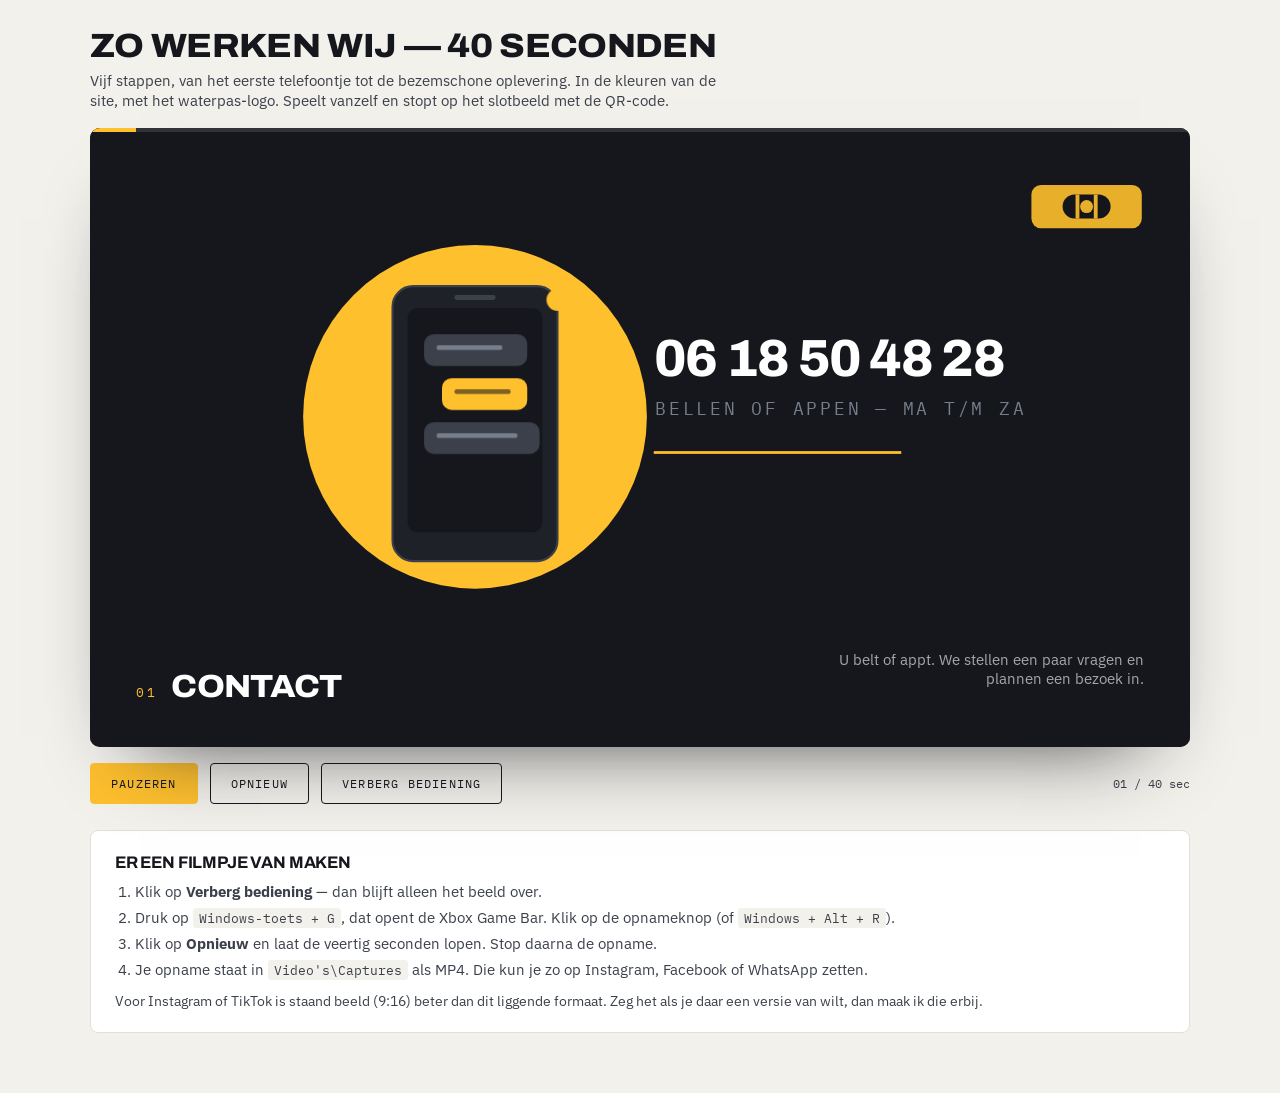
<file: animatie.html>
<!DOCTYPE html>
<html lang="nl">
<head>
<meta charset="utf-8">
<meta name="viewport" content="width=device-width, initial-scale=1">
<title>Zo werken wij — animatie | Klus Dienst</title>
<meta name="robots" content="noindex">
<link rel="preconnect" href="https://fonts.googleapis.com">
<link rel="preconnect" href="https://fonts.gstatic.com" crossorigin>
<link href="https://fonts.googleapis.com/css2?family=Archivo:wdth,wght@100..125,400..900&family=IBM+Plex+Mono:wght@400;500;600&family=IBM+Plex+Sans:wght@400;500&display=swap" rel="stylesheet">
<link rel="icon" href="data:image/svg+xml,<svg xmlns='http://www.w3.org/2000/svg' viewBox='0 0 48 48'><rect width='48' height='48' rx='10' fill='%2315171C'/><rect x='7' y='20' width='34' height='9' rx='4.5' fill='%23FFC02E'/><circle cx='24' cy='24.5' r='2.7' fill='%2315171C'/></svg>">
<style>
  :root{
    --ink:#15171C; --ink-2:#1E2128; --graphite:#3B404B; --mist:#767D8B;
    --gips:#E9E7E1; --gips-2:#F3F1EC; --tape:#FFC02E; --tape-2:#E8A400;
    --display:"Archivo",Arial,sans-serif;
    --body:"IBM Plex Sans",system-ui,sans-serif;
    --mono:"IBM Plex Mono",monospace;
  }
  *,*::before,*::after{box-sizing:border-box}
  body{
    margin:0;background:var(--gips-2);color:var(--ink);
    font-family:var(--body);display:grid;place-items:center;min-height:100vh;
    padding:28px 20px 60px;
  }
  .kop{width:min(100%,1100px);margin-bottom:18px}
  .kop h1{
    font-family:var(--display);font-weight:800;text-transform:uppercase;
    font-variation-settings:"wdth" 110;letter-spacing:-.02em;
    font-size:clamp(1.4rem,3vw,2.1rem);margin:0 0 6px;
  }
  .kop p{margin:0;color:var(--graphite);font-size:.95rem;max-width:70ch}

  /* ---------- het speelvlak ---------- */
  .film{
    width:min(100%,1100px);aspect-ratio:16/9;position:relative;overflow:hidden;
    background:var(--ink);border-radius:10px;
    box-shadow:0 40px 80px -50px rgba(21,23,28,.9);
  }
  .film.pauze *{animation-play-state:paused!important}

  .scene{position:absolute;inset:0;opacity:0;transition:opacity .5s ease}
  .scene.is-active{opacity:1}
  .scene svg{position:absolute;inset:0;width:100%;height:100%}

  /* stapnummer en titel onderin */
  .balk{
    position:absolute;left:0;right:0;bottom:0;padding:0 4.2% 4%;
    display:flex;align-items:flex-end;justify-content:space-between;gap:20px;z-index:5;
  }
  .balk__tekst{display:flex;align-items:baseline;gap:14px}
  .balk__nr{
    font-family:var(--mono);font-size:clamp(10px,1.1vw,13px);letter-spacing:.2em;color:var(--tape);
  }
  .balk__titel{
    font-family:var(--display);font-weight:800;text-transform:uppercase;
    font-variation-settings:"wdth" 108;letter-spacing:-.02em;color:#fff;
    font-size:clamp(1.1rem,2.6vw,2rem);line-height:1;
  }
  .balk__sub{
    font-family:var(--body);font-size:clamp(11px,1.2vw,15px);color:rgba(255,255,255,.62);
    max-width:34ch;text-align:right;
  }
  .balk__tekst,.balk__sub{opacity:0;transform:translateY(10px);transition:opacity .45s ease .15s,transform .45s ease .15s}
  .scene.is-active .balk__tekst,.scene.is-active .balk__sub{opacity:1;transform:none}

  /* voortgangsstreep */
  .voortgang{position:absolute;left:0;right:0;top:0;height:4px;background:rgba(255,255,255,.12);z-index:6}
  .voortgang span{display:block;height:100%;width:0;background:var(--tape)}

  /* logo-watermerk rechtsboven */
  .merk{position:absolute;top:3.4%;right:4.2%;width:clamp(74px,9vw,116px);z-index:6;opacity:.9}
  .merk svg{width:100%;height:auto;display:block}

  /* ---------- bediening ---------- */
  .bediening{
    width:min(100%,1100px);margin-top:16px;display:flex;flex-wrap:wrap;
    align-items:center;gap:12px;
  }
  .knop{
    font-family:var(--mono);font-size:12px;letter-spacing:.1em;text-transform:uppercase;
    padding:12px 20px;border-radius:4px;border:1px solid var(--ink);background:transparent;
    color:var(--ink);cursor:pointer;transition:background .2s,color .2s;
  }
  .knop:hover{background:var(--ink);color:#fff}
  .knop--vol{background:var(--tape);border-color:var(--tape)}
  .knop--vol:hover{background:var(--ink);border-color:var(--ink)}
  .klok{font-family:var(--mono);font-size:12px;color:var(--graphite);margin-left:auto}

  .uitleg{
    width:min(100%,1100px);margin-top:26px;background:#fff;border:1px solid #E2DFD8;
    border-radius:8px;padding:22px 24px;
  }
  .uitleg h2{font-family:var(--display);font-size:1.05rem;margin:0 0 10px;text-transform:uppercase;letter-spacing:-.01em}
  .uitleg ol{margin:0;padding-left:20px;color:var(--graphite);font-size:.93rem}
  .uitleg li{margin-bottom:7px}
  .uitleg code{font-family:var(--mono);font-size:.85em;background:var(--gips-2);padding:2px 6px;border-radius:3px}

  /* ===================== animaties per scene ===================== */
  @keyframes tekenLijn{to{stroke-dashoffset:0}}
  @keyframes opkomen{from{opacity:0;transform:translateY(26px)}to{opacity:1;transform:none}}
  @keyframes zakken{from{opacity:0;transform:translateY(-30px)}to{opacity:1;transform:none}}
  @keyframes puls{0%,100%{transform:scale(1);opacity:1}50%{transform:scale(1.5);opacity:.35}}
  @keyframes veegRechts{from{transform:translateX(-102%)}to{transform:translateX(0)}}
  @keyframes schuifIn{from{transform:translateX(120%)}to{transform:translateX(0)}}
  @keyframes gloei{from{opacity:0}to{opacity:1}}
  @keyframes bel{0%{transform:translateX(-9px)}55%{transform:translateX(7px)}100%{transform:translateX(0)}}
  @keyframes veegBezem{from{transform:translateX(-360px) rotate(-9deg)}to{transform:translateX(1400px) rotate(9deg)}}
  @keyframes stofWeg{0%{opacity:.55}100%{opacity:0;transform:translate(40px,-16px) scale(1.4)}}
  @keyframes tik{from{transform:scaleY(0)}to{transform:scaleY(1)}}

  .scene.is-active .lijn{stroke-dasharray:var(--len,600);stroke-dashoffset:var(--len,600);animation:tekenLijn 1.1s ease forwards}
  .scene.is-active .op{opacity:0;animation:opkomen .7s ease forwards}
  .scene.is-active .neer{opacity:0;animation:zakken .7s ease forwards}
  .scene.is-active .glow{opacity:0;animation:gloei .8s ease forwards}
  .d1{animation-delay:.25s!important}.d2{animation-delay:.7s!important}.d3{animation-delay:1.2s!important}
  .d4{animation-delay:1.8s!important}.d5{animation-delay:2.4s!important}.d6{animation-delay:3s!important}
  .d7{animation-delay:3.6s!important}.d8{animation-delay:4.4s!important}
  .d9{animation-delay:5.2s!important}


  /* Elementen met een eigen animatie in de tag: die overschrijft de animatie
     uit de klasse hierboven, dus regelen we hun zichtbaarheid apart. */
  /* Insluitmodus: alleen het beeld, voor het blokje op de startpagina.
     Aanzetten met animatie.html?insluiten=1 */
  body.insluiten{padding:0;background:transparent;min-height:0;display:block;overflow:hidden}
  body.insluiten .kop,body.insluiten .bediening,body.insluiten .uitleg{display:none}
  body.insluiten .film{
    width:100%;height:100vh;max-width:none;aspect-ratio:auto;
    border-radius:0;box-shadow:none;
  }

  .zelf{opacity:0}
  .scene.is-active .zelf{opacity:1}
</style>
</head>
<body>

<div class="kop">
  <h1>Zo werken wij — 40 seconden</h1>
  <p>Vijf stappen, van het eerste telefoontje tot de bezemschone oplevering. In de kleuren van de site, met het waterpas-logo. Speelt vanzelf en stopt op het slotbeeld met de QR-code.</p>
</div>

<div class="film" data-film>
  <div class="voortgang"><span data-voortgang></span></div>

  <div class="merk" aria-hidden="true">
    <svg viewBox="0 0 48 48"><rect x="1" y="15" width="46" height="18" rx="4" fill="#FFC02E"/><rect x="14" y="19" width="20" height="10" rx="5" fill="#15171C"/><rect x="19.4" y="19" width="1.6" height="10" fill="#FFC02E"/><rect x="27" y="19" width="1.6" height="10" fill="#FFC02E"/><circle cx="24" cy="24" r="2.7" fill="#FFC02E"/></svg>
  </div>

  <!-- ============ 01 · CONTACT ============ -->
  <section class="scene" data-scene="0">
    <svg viewBox="0 0 1600 900" preserveAspectRatio="xMidYMid slice" aria-hidden="true">
      <rect width="1600" height="900" fill="#15171C"/>
      <circle class="glow d1" cx="560" cy="420" r="250" fill="#FFC02E" opacity=".07"/>
      <!-- telefoon -->
      <g class="op d1">
        <rect x="440" y="230" width="240" height="400" rx="30" fill="#1E2128" stroke="#3B404B" stroke-width="3"/>
        <rect x="462" y="262" width="196" height="326" rx="14" fill="#15171C"/>
        <rect x="530" y="243" width="60" height="7" rx="3.5" fill="#3B404B"/>
      </g>
      <!-- gesprekbubbels -->
      <g class="op d3">
        <rect x="486" y="300" width="150" height="46" rx="14" fill="#3B404B"/>
        <rect x="504" y="316" width="96" height="7" rx="3.5" fill="#767D8B"/>
      </g>
      <g class="op d4">
        <rect x="512" y="364" width="124" height="46" rx="14" fill="#FFC02E"/>
        <rect x="530" y="380" width="82" height="7" rx="3.5" fill="#15171C" opacity=".55"/>
      </g>
      <g class="op d5">
        <rect x="486" y="428" width="168" height="46" rx="14" fill="#3B404B"/>
        <rect x="504" y="444" width="118" height="7" rx="3.5" fill="#767D8B"/>
      </g>
      <!-- belsignaal -->
      <circle class="zelf" cx="680" cy="250" r="16" fill="#FFC02E" style="animation:puls 1.6s ease-in-out .8s infinite"/>
      <!-- tekst rechts -->
      <g class="neer d4">
        <text x="820" y="360" fill="#FFFFFF" font-family="Archivo,Arial" font-size="76" font-weight="800" letter-spacing="-2">06 18 50 48 28</text>
        <text x="822" y="418" fill="#767D8B" font-family="IBM Plex Mono,monospace" font-size="26" letter-spacing="4">BELLEN OF APPEN — MA T/M ZA</text>
      </g>
      <rect class="op d6" x="820" y="470" width="360" height="4" fill="#FFC02E"/>
    </svg>
    <div class="balk">
      <div class="balk__tekst"><span class="balk__nr">01</span><span class="balk__titel">Contact</span></div>
      <p class="balk__sub">U belt of appt. We stellen een paar vragen en plannen een bezoek in.</p>
    </div>
  </section>

  <!-- ============ 02 · OPNAME & OFFERTE ============ -->
  <section class="scene" data-scene="1">
    <svg viewBox="0 0 1600 900" preserveAspectRatio="xMidYMid slice" aria-hidden="true">
      <rect width="1600" height="900" fill="#15171C"/>
      <!-- ruimte in lijnen -->
      <g fill="none" stroke="#3B404B" stroke-width="4">
        <path class="lijn d1" style="--len:1400" d="M300 620 V240 H1140 V620"/>
        <path class="lijn d2" style="--len:900" d="M300 620 H1140"/>
      </g>
      <!-- deuropening -->
      <path class="lijn d3" style="--len:420" d="M980 620 V400 H1140" fill="none" stroke="#3B404B" stroke-width="4"/>
      <!-- maatlijn -->
      <g class="op d4">
        <line x1="300" y1="690" x2="1140" y2="690" stroke="#FFC02E" stroke-width="3"/>
        <line x1="300" y1="668" x2="300" y2="712" stroke="#FFC02E" stroke-width="3"/>
        <line x1="1140" y1="668" x2="1140" y2="712" stroke="#FFC02E" stroke-width="3"/>
        <rect x="640" y="668" width="164" height="44" rx="6" fill="#15171C"/>
        <text x="722" y="700" fill="#FFC02E" font-family="IBM Plex Mono,monospace" font-size="26" text-anchor="middle">4.200 mm</text>
      </g>
      <!-- waterpas met bel -->
      <g class="op d5">
        <rect x="520" y="330" width="400" height="66" rx="14" fill="#FFC02E"/>
        <rect x="660" y="346" width="120" height="34" rx="17" fill="#15171C"/>
        <circle cx="720" cy="363" r="11" fill="#FFC02E" style="animation:bel 1.5s ease-in-out 2.9s both"/>
      </g>
      <!-- offerte -->
      <g class="op d7">
        <rect x="1230" y="300" width="230" height="300" rx="10" fill="#F3F1EC"/>
        <rect x="1262" y="340" width="140" height="12" rx="6" fill="#15171C"/>
        <rect x="1262" y="376" width="166" height="8" rx="4" fill="#767D8B"/>
        <rect x="1262" y="400" width="166" height="8" rx="4" fill="#767D8B"/>
        <rect x="1262" y="424" width="120" height="8" rx="4" fill="#767D8B"/>
        <rect x="1262" y="500" width="166" height="34" rx="6" fill="#FFC02E"/>
      </g>
    </svg>
    <div class="balk">
      <div class="balk__tekst"><span class="balk__nr">02</span><span class="balk__titel">Opname &amp; offerte</span></div>
      <p class="balk__sub">We meten op, denken mee over materiaal en sturen een offerte zonder kleine lettertjes.</p>
    </div>
  </section>

  <!-- ============ 03 · PLANNING ============ -->
  <section class="scene" data-scene="2">
    <svg viewBox="0 0 1600 900" preserveAspectRatio="xMidYMid slice" aria-hidden="true">
      <rect width="1600" height="900" fill="#15171C"/>
      <g class="op d1">
        <rect x="420" y="210" width="760" height="480" rx="16" fill="#1E2128" stroke="#3B404B" stroke-width="3"/>
        <rect x="420" y="210" width="760" height="76" rx="16" fill="#3B404B"/>
        <rect x="420" y="270" width="760" height="16" fill="#3B404B"/>
        <circle cx="500" cy="248" r="10" fill="#FFC02E"/>
        <circle cx="540" cy="248" r="10" fill="#767D8B"/>
      </g>
      <g fill="#3B404B">
        <rect class="op d2" x="470" y="330" width="120" height="76" rx="8"/>
        <rect class="op d2" x="610" y="330" width="120" height="76" rx="8"/>
        <rect class="op d3" x="750" y="330" width="120" height="76" rx="8"/>
        <rect class="op d3" x="890" y="330" width="120" height="76" rx="8"/>
        <rect class="op d4" x="1030" y="330" width="120" height="76" rx="8"/>
        <rect class="op d4" x="470" y="430" width="120" height="76" rx="8"/>
        <rect class="op d5" x="610" y="430" width="120" height="76" rx="8"/>
      </g>
      <!-- ingeplande dagen kleuren geel -->
      <g fill="#FFC02E">
        <rect class="glow d5" x="750" y="430" width="120" height="76" rx="8"/>
        <rect class="glow d6" x="890" y="430" width="120" height="76" rx="8"/>
        <rect class="glow d7" x="1030" y="430" width="120" height="76" rx="8"/>
        <rect class="glow d8" x="470" y="530" width="120" height="76" rx="8"/>
      </g>
      <g class="op d8">
        <text x="800" y="640" fill="#FFFFFF" font-family="IBM Plex Mono,monospace" font-size="27" text-anchor="middle" letter-spacing="3">START MAANDAG — 4 WERKDAGEN</text>
      </g>
    </svg>
    <div class="balk">
      <div class="balk__tekst"><span class="balk__nr">03</span><span class="balk__titel">Planning</span></div>
      <p class="balk__sub">Startdatum vast, aantal dagen bekend. U weet wanneer we komen.</p>
    </div>
  </section>

  <!-- ============ 04 · UITVOERING ============ -->
  <section class="scene" data-scene="3">
    <svg viewBox="0 0 1600 900" preserveAspectRatio="xMidYMid slice" aria-hidden="true">
      <defs>
        <clipPath id="wandKnip"><rect x="360" y="150" width="880" height="520" rx="8"/></clipPath>
        <clipPath id="vloerKnip"><rect x="200" y="670" width="1200" height="150"/></clipPath>
      </defs>
      <rect width="1600" height="900" fill="#15171C"/>

      <!-- regelwerk -->
      <g class="op d1" stroke="#3B404B" stroke-width="10">
        <line x1="420" y1="150" x2="420" y2="670"/><line x1="620" y1="150" x2="620" y2="670"/>
        <line x1="820" y1="150" x2="820" y2="670"/><line x1="1020" y1="150" x2="1020" y2="670"/>
        <line x1="1200" y1="150" x2="1200" y2="670"/>
      </g>

      <!-- gipsplaat schuift erin -->
      <g clip-path="url(#wandKnip)">
        <rect class="zelf" x="360" y="150" width="440" height="520" fill="#E9E7E1" style="animation:schuifIn .9s cubic-bezier(.22,.61,.36,1) 1.1s both"/>
        <rect class="zelf" x="800" y="150" width="440" height="520" fill="#E9E7E1" style="animation:schuifIn .9s cubic-bezier(.22,.61,.36,1) 1.7s both"/>
        <!-- stucwerk veegt eroverheen -->
        <rect class="zelf" x="360" y="150" width="880" height="520" fill="#F3F1EC" style="animation:veegRechts 1.4s cubic-bezier(.22,.61,.36,1) 2.6s both"/>
      </g>

      <!-- nis met tv en ledgloed -->
      <g class="glow d7">
        <rect x="520" y="250" width="560" height="300" rx="6" fill="#FFC02E" opacity=".28"/>
        <rect x="546" y="272" width="508" height="256" rx="4" fill="#15171C"/>
      </g>

      <!-- vloerdelen schuiven in -->
      <g clip-path="url(#vloerKnip)">
        <rect class="zelf" x="200" y="670" width="1200" height="46" fill="#A9713F" style="animation:schuifIn .8s ease 3.2s both"/>
        <rect class="zelf" x="200" y="722" width="1200" height="46" fill="#B87E48" style="animation:schuifIn .8s ease 3.7s both"/>
        <rect class="zelf" x="200" y="774" width="1200" height="46" fill="#A9713F" style="animation:schuifIn .8s ease 4.2s both"/>
      </g>
    </svg>
    <div class="balk">
      <div class="balk__tekst"><span class="balk__nr">04</span><span class="balk__titel">Uitvoering</span></div>
      <p class="balk__sub">Gipswerk, stucwerk, verlichting en vloer. Wij werken door tot het af is.</p>
    </div>
  </section>

  <!-- ============ 05 · OPLEVERING ============ -->
  <section class="scene" data-scene="4">
    <svg viewBox="0 0 1600 900" preserveAspectRatio="xMidYMid slice" aria-hidden="true">
      <rect width="1600" height="900" fill="#15171C"/>
      <!-- afgewerkte wand -->
      <rect class="op d1" x="360" y="150" width="880" height="520" rx="8" fill="#F3F1EC"/>
      <rect class="glow d2" x="520" y="250" width="560" height="300" rx="6" fill="#FFC02E" opacity=".3"/>
      <rect class="op d2" x="546" y="272" width="508" height="256" rx="4" fill="#15171C"/>
      <rect class="op d1" x="200" y="670" width="1200" height="150" fill="#A9713F"/>

      <!-- bezem veegt door -->
      <g class="zelf" style="animation:veegBezem 1.7s ease-in-out .8s both;transform-origin:center">
        <rect x="240" y="560" width="14" height="200" rx="7" fill="#767D8B"/>
        <rect x="196" y="748" width="102" height="34" rx="8" fill="#FFC02E"/>
      </g>
      <circle class="zelf" cx="520" cy="740" r="26" fill="#767D8B" style="animation:stofWeg 1.6s ease 2.2s both"/>
      <circle class="zelf" cx="600" cy="726" r="16" fill="#767D8B" style="animation:stofWeg 1.6s ease 2.5s both"/>

      <!-- logo en gegevens -->
      <!-- eindkaart: donkere laag over het beeld, daarop de gegevens -->
      <rect class="glow d5" width="1600" height="900" fill="#15171C"/>

      <g class="op d6">
        <g transform="translate(196,284) scale(2.1)">
          <rect x="1" y="15" width="46" height="18" rx="4" fill="#FFC02E"/>
          <rect x="14" y="19" width="20" height="10" rx="5" fill="#15171C"/>
          <rect x="19.4" y="19" width="1.6" height="10" fill="#FFC02E"/>
          <rect x="27" y="19" width="1.6" height="10" fill="#FFC02E"/>
          <circle cx="24" cy="24" r="2.7" fill="#FFC02E"/>
        </g>
        <text x="200" y="468" fill="#FFFFFF" font-family="Archivo,Arial" font-size="74" font-weight="800" letter-spacing="-2">KLUS DIENST</text>
        <text x="204" y="510" fill="#767D8B" font-family="IBM Plex Mono,monospace" font-size="21" letter-spacing="4">KLUSSEN &amp; VERBOUWINGEN</text>
      </g>

      <g class="op d7">
        <rect x="200" y="556" width="300" height="4" fill="#FFC02E"/>
        <text x="200" y="642" fill="#FFC02E" font-family="Archivo,Arial" font-size="56" font-weight="800" letter-spacing="-1">klusdienst.com</text>
        <text x="202" y="696" fill="#FFFFFF" font-family="IBM Plex Mono,monospace" font-size="28" letter-spacing="4">06 18 50 48 28</text>
      </g>

      <!-- QR-code naar klusdienst.com. Het pad is met lijnen getekend,
           dus stroke en niet fill. -->
      <g class="op d8">
        <rect x="1100" y="284" width="300" height="300" rx="16" fill="#F3F1EC"/>
        <g transform="translate(1128,312) scale(8.41379)">
          <path d="M0 0.5h7m1 0h2m1 0h4m3 0h1m3 0h7M0 1.5h1m5 0h1m1 0h3m1 0h4m4 0h1m1 0h1m5 0h1M0 2.5h1m1 0h3m1 0h1m1 0h1m1 0h1m1 0h4m3 0h2m1 0h1m1 0h3m1 0h1M0 3.5h1m1 0h3m1 0h1m2 0h3m2 0h2m1 0h1m1 0h2m1 0h1m1 0h3m1 0h1M0 4.5h1m1 0h3m1 0h1m2 0h3m2 0h4m1 0h2m1 0h1m1 0h3m1 0h1M0 5.5h1m5 0h1m1 0h2m4 0h1m1 0h2m4 0h1m5 0h1M0 6.5h7m1 0h1m1 0h1m1 0h1m1 0h1m1 0h1m1 0h1m1 0h1m1 0h7M8 7.5h1m1 0h1m5 0h3m1 0h1M2 8.5h3m1 0h1m1 0h2m1 0h2m2 0h2m2 0h1m1 0h3m2 0h3M1 9.5h2m1 0h2m1 0h1m2 0h1m5 0h4m1 0h2m1 0h1m1 0h1m1 0h1M0 10.5h2m1 0h8m2 0h3m2 0h1m1 0h3m1 0h2M0 11.5h2m2 0h1m2 0h1m2 0h4m3 0h1m2 0h6m1 0h1M0 12.5h3m1 0h1m1 0h1m1 0h1m2 0h3m4 0h2m1 0h1m1 0h1m2 0h3M0 13.5h1m1 0h1m1 0h1m2 0h4m1 0h1m1 0h1m1 0h1m2 0h4m1 0h2m1 0h2M1 14.5h2m3 0h1m2 0h2m3 0h3m3 0h1m1 0h2M0 15.5h1m2 0h1m1 0h1m2 0h1m2 0h1m1 0h1m1 0h1m3 0h1m1 0h2m1 0h2m1 0h1M2 16.5h2m1 0h3m1 0h5m1 0h1m1 0h3m3 0h1m1 0h2M0 17.5h1m3 0h2m1 0h3m4 0h2m2 0h8m1 0h2M0 18.5h1m1 0h2m1 0h2m1 0h4m2 0h2m2 0h1m1 0h1m1 0h2m1 0h1M0 19.5h1m2 0h3m1 0h5m1 0h1m1 0h2m2 0h2m1 0h1m1 0h2m2 0h1M0 20.5h1m2 0h2m1 0h2m1 0h2m3 0h1m1 0h2m1 0h6m1 0h1M8 21.5h3m3 0h1m3 0h1m1 0h1m3 0h2m1 0h2M0 22.5h7m3 0h2m3 0h2m2 0h2m1 0h1m1 0h1M0 23.5h1m5 0h1m2 0h1m1 0h2m1 0h2m3 0h2m3 0h2m2 0h1M0 24.5h1m1 0h3m1 0h1m1 0h1m3 0h2m1 0h4m1 0h8M0 25.5h1m1 0h3m1 0h1m1 0h1m2 0h2m1 0h2m1 0h1m1 0h3m1 0h1m1 0h2M0 26.5h1m1 0h3m1 0h1m1 0h1m1 0h4m1 0h2m1 0h7m1 0h2M0 27.5h1m5 0h1m2 0h2m2 0h2m1 0h1m3 0h2m2 0h2m1 0h1M0 28.5h7m2 0h1m1 0h1m1 0h1m2 0h2m1 0h1m2 0h1m1 0h3" fill="none" stroke="#15171C" stroke-width="1" shape-rendering="crispEdges"/>
        </g>
        <text x="1250" y="646" fill="#FFC02E" font-family="IBM Plex Mono,monospace" font-size="22" text-anchor="middle" letter-spacing="3">SCAN VOOR DE SITE</text>
      </g>
    </svg>
    <div class="balk">
      <div class="balk__tekst"><span class="balk__nr">05</span><span class="balk__titel">Oplevering</span></div>
      <p class="balk__sub">Samen langs het werk, afval mee, ruimte schoon achtergelaten.</p>
    </div>
  </section>
</div>

<div class="bediening">
  <button class="knop knop--vol" type="button" data-speel>Pauzeren</button>
  <button class="knop" type="button" data-opnieuw>Opnieuw</button>
  <button class="knop" type="button" data-schoon>Verberg bediening</button>
  <span class="klok" data-klok>00 / 40 sec</span>
</div>

<div class="uitleg">
  <h2>Er een filmpje van maken</h2>
  <ol>
    <li>Klik op <b>Verberg bediening</b> — dan blijft alleen het beeld over.</li>
    <li>Druk op <code>Windows-toets + G</code>, dat opent de Xbox Game Bar. Klik op de opnameknop (of <code>Windows + Alt + R</code>).</li>
    <li>Klik op <b>Opnieuw</b> en laat de veertig seconden lopen. Stop daarna de opname.</li>
    <li>Je opname staat in <code>Video's\Captures</code> als MP4. Die kun je zo op Instagram, Facebook of WhatsApp zetten.</li>
  </ol>
  <p style="margin:12px 0 0;color:#3B404B;font-size:.9rem">
    Voor Instagram of TikTok is staand beeld (9:16) beter dan dit liggende formaat. Zeg het als je
    daar een versie van wilt, dan maak ik die erbij.
  </p>
</div>

<script>
(function () {
  'use strict';
  var TOTAAL = 40000;
  var scenes = [
    { start: 0,     duur: 7000  },  /* contact */
    { start: 7000,  duur: 8000  },  /* opname en offerte */
    { start: 15000, duur: 7000  },  /* planning */
    { start: 22000, duur: 10000 },  /* uitvoering */
    { start: 32000, duur: 8000  }   /* oplevering */
  ];

  var film = document.querySelector('[data-film]');
  var vlakken = Array.prototype.slice.call(document.querySelectorAll('.scene'));
  var balk = document.querySelector('[data-voortgang]');
  var klok = document.querySelector('[data-klok]');
  var speelKnop = document.querySelector('[data-speel]');

  var begin = performance.now();
  var pauzeVanaf = 0;
  var loopt = true;
  var huidig = -1;
  var aanHetEind = false;
  var insluiten = new URLSearchParams(location.search).has('insluiten');
  if (insluiten) document.body.classList.add('insluiten');
  var lus = null;

  function toonScene(i) {
    if (i === huidig) return;
    huidig = i;
    vlakken.forEach(function (v, n) { v.classList.toggle('is-active', n === i); });
  }

  function tik(nu) {
    var verstreken = nu - begin;
    if (verstreken >= TOTAAL && insluiten) {
      /* op de website blijft hij rondlopen */
      begin = nu;
      verstreken = 0;
      vlakken.forEach(function (v) { v.classList.remove('is-active'); });
      huidig = -1;
    }
    if (verstreken >= TOTAAL) {
      /* einde: laatste beeld vasthouden, niet terugspringen */
      toonScene(scenes.length - 1);
      balk.style.width = '100%';
      klok.textContent = '40 / 40 sec';
      speelKnop.textContent = 'Opnieuw afspelen';
      loopt = false;
      aanHetEind = true;
      cancelAnimationFrame(lus);
      return;
    }
    var actief = 0;
    for (var i = 0; i < scenes.length; i++) {
      if (verstreken >= scenes[i].start) actief = i;
    }
    toonScene(actief);
    balk.style.width = (verstreken / TOTAAL * 100).toFixed(2) + '%';
    var sec = Math.floor(verstreken / 1000);
    klok.textContent = (sec < 10 ? '0' : '') + sec + ' / 40 sec';
    lus = requestAnimationFrame(tik);
  }

  function start() {
    loopt = true;
    film.classList.remove('pauze');
    speelKnop.textContent = 'Pauzeren';
    aanHetEind = false;
    begin = performance.now() - pauzeVanaf;
    cancelAnimationFrame(lus);
    /* meteen het juiste beeld zetten en daarna pas de lus laten lopen,
       anders blijft het scherm zwart tot het eerste tekenframe komt */
    tik(performance.now());
  }
  function pauzeer() {
    loopt = false;
    film.classList.add('pauze');
    speelKnop.textContent = 'Afspelen';
    pauzeVanaf = (performance.now() - begin) % TOTAAL;
    cancelAnimationFrame(lus);
  }

  speelKnop.addEventListener('click', function () {
    if (aanHetEind) { opnieuw(); return; }
    loopt ? pauzeer() : start();
  });

  function opnieuw() {
    cancelAnimationFrame(lus);
    vlakken.forEach(function (v) { v.classList.remove('is-active'); });
    huidig = -1;
    pauzeVanaf = 0;
    aanHetEind = false;
    /* even wachten zodat de css-animaties opnieuw beginnen */
    setTimeout(start, 60);
  }
  document.querySelector('[data-opnieuw]').addEventListener('click', opnieuw);

  document.querySelector('[data-schoon]').addEventListener('click', function () {
    var weg = document.querySelector('.kop').style.display !== 'none';
    document.querySelector('.kop').style.display = weg ? 'none' : '';
    document.querySelector('.uitleg').style.display = weg ? 'none' : '';
    this.textContent = weg ? 'Toon bediening' : 'Verberg bediening';
  });

  /* Deze pagina bestaat om de animatie te tonen, dus hij speelt altijd —
     ook als bewegende beelden in Windows uitstaan. Pauzeren kan met de knop. */
  start();
})();
</script>
</body>
</html>
</file>
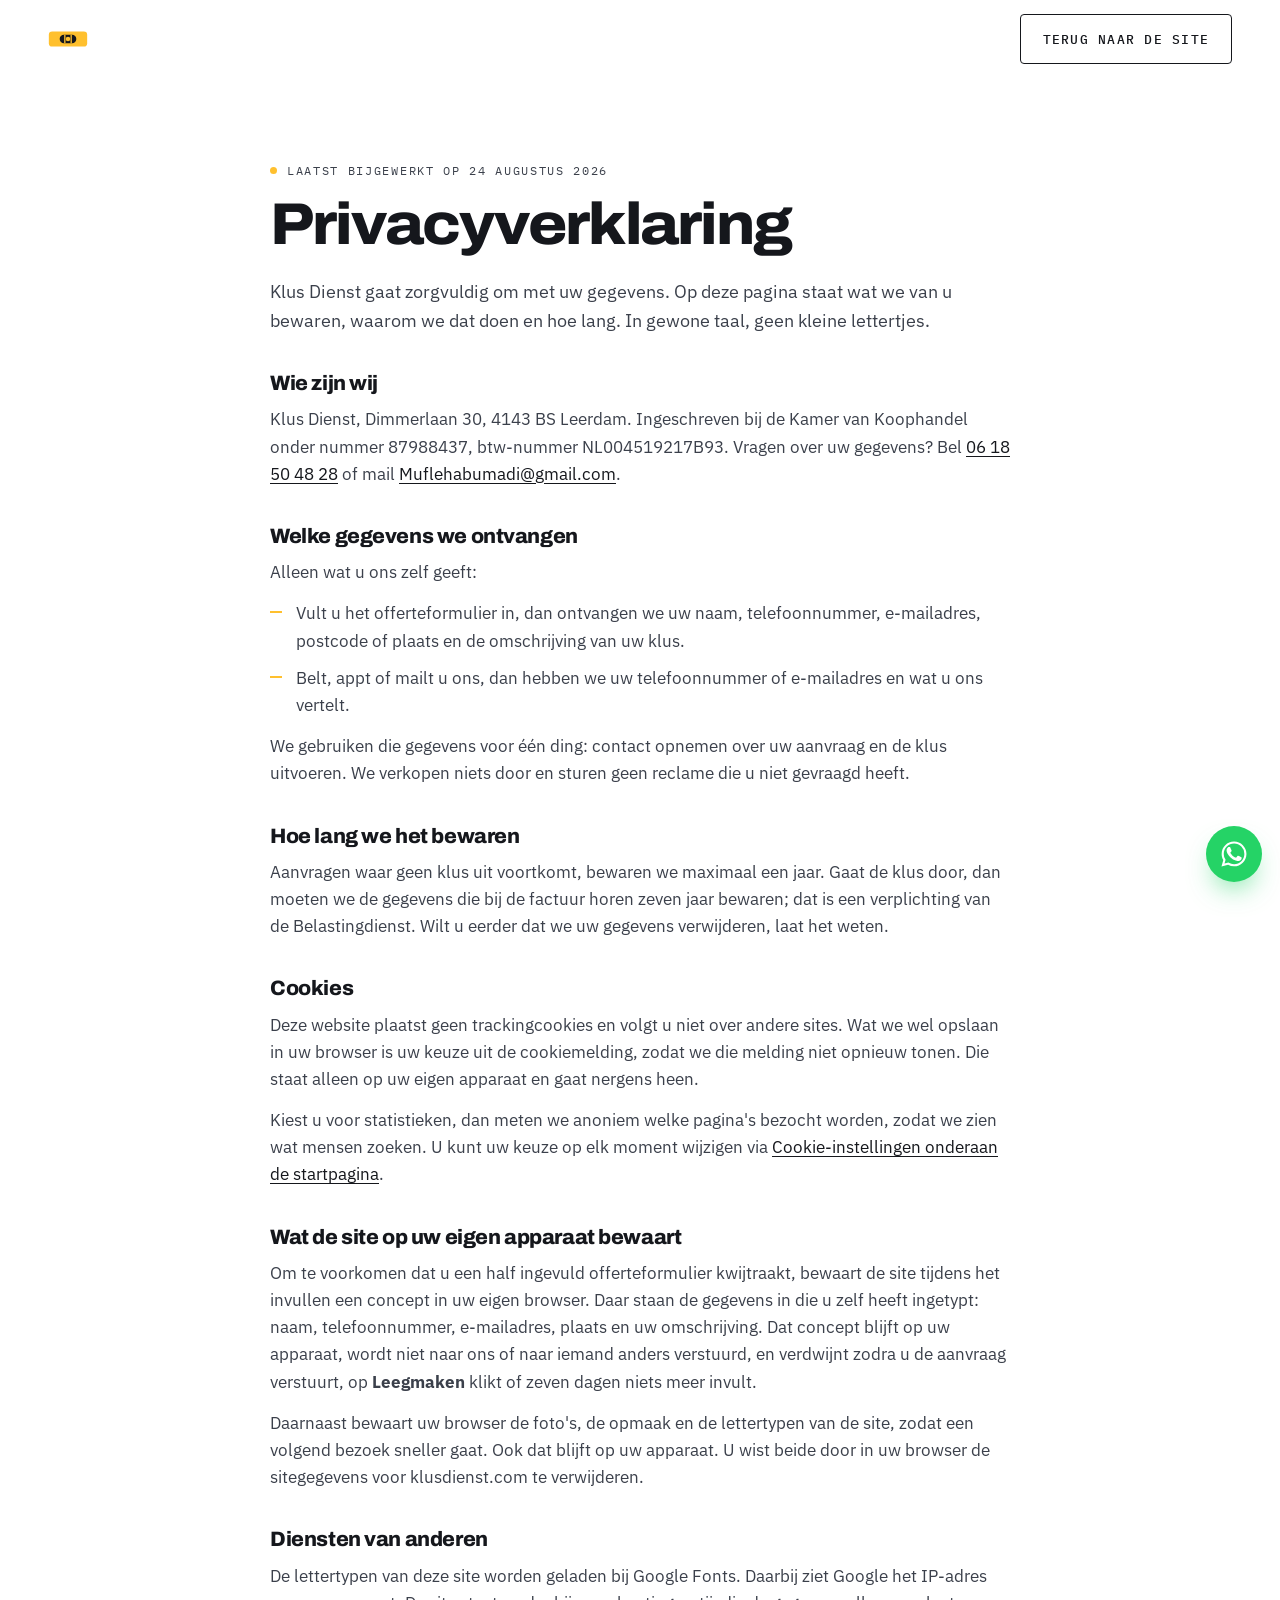
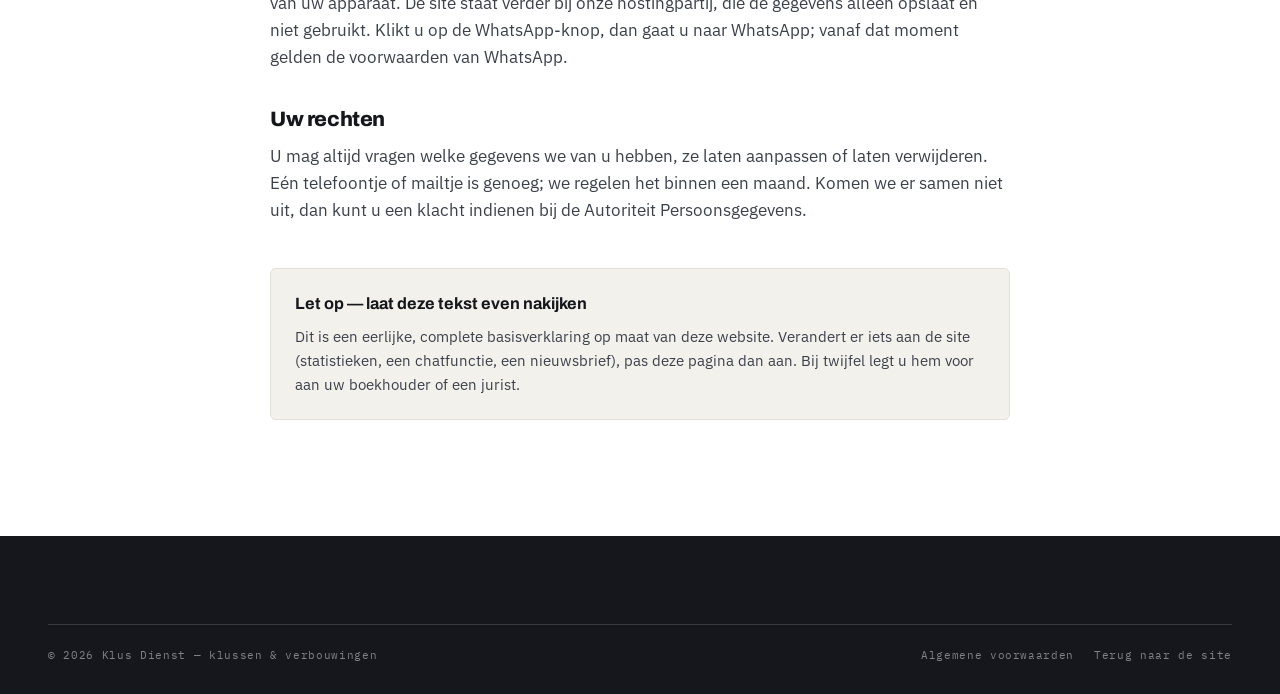
<file: privacy.html>
<!DOCTYPE html>
<html lang="nl">
<head>
<meta charset="utf-8">
<meta name="viewport" content="width=device-width, initial-scale=1">
<title>Privacyverklaring | Klus Dienst</title>
<meta name="description" content="Hoe Klus Dienst omgaat met uw gegevens: wat we bewaren, waarom, hoe lang en welke rechten u heeft.">
<meta name="robots" content="index,follow">
<link rel="canonical" href="https://klusdienst.com/privacy.html">
<link rel="preconnect" href="https://fonts.googleapis.com">
<link rel="preconnect" href="https://fonts.gstatic.com" crossorigin>
<link href="https://fonts.googleapis.com/css2?family=Archivo:wdth,wght@100..125,400..900&family=IBM+Plex+Mono:wght@400;500;600&family=IBM+Plex+Sans:wght@400;500;600&display=swap" rel="stylesheet">
<script>document.documentElement.className+=" js";</script>
<link rel="stylesheet" href="css/styles.css">
<link rel="icon" href="data:image/svg+xml,<svg xmlns='http://www.w3.org/2000/svg' viewBox='0 0 48 48'><rect width='48' height='48' rx='10' fill='%2315171C'/><rect x='7' y='20' width='34' height='9' rx='4.5' fill='%23FFC02E'/><circle cx='24' cy='24.5' r='2.7' fill='%2315171C'/></svg>">
<link rel="icon" href="icons/icoon-32.png" sizes="32x32" type="image/png">
<link rel="apple-touch-icon" href="icons/apple-touch-icon.png">
<link rel="manifest" href="site.webmanifest">
</head>
<body>

<header class="head is-stuck" data-head>
  <div class="head__inner">
    <a class="logo" href="index.html" aria-label="Klus Dienst, naar de startpagina">
      <span class="logo__mark" aria-hidden="true"><svg viewBox="0 0 48 48" role="presentation"><rect class="lm-body" x="1" y="15" width="46" height="18" rx="4"/><rect class="lm-vial" x="14" y="19" width="20" height="10" rx="5"/><rect class="lm-streep" x="19.4" y="19" width="1.6" height="10"/><rect class="lm-streep" x="27" y="19" width="1.6" height="10"/><circle class="lm-bel" cx="24" cy="24" r="2.7"/></svg></span>
      <span class="logo__text">Klus Dienst<em>klussen &amp; verbouwingen</em></span>
    </a>
    <div class="head__actions">
      <a class="btn btn--outline" href="index.html">Terug naar de site</a>
    </div>
  </div>
</header>

<main class="section prose-wrap">
  <div class="wrap prose">
    <p class="eyebrow"><span class="dot"></span> Laatst bijgewerkt op 24 augustus 2026</p>
    <h1 class="h2">Privacyverklaring</h1>

    <p class="prose__lead">
      Klus Dienst gaat zorgvuldig om met uw gegevens. Op deze pagina staat wat we van u bewaren,
      waarom we dat doen en hoe lang. In gewone taal, geen kleine lettertjes.
    </p>

    <h2>Wie zijn wij</h2>
    <p>
      Klus Dienst, Dimmerlaan 30, 4143 BS Leerdam. Ingeschreven bij de Kamer van Koophandel onder nummer
      87988437, btw-nummer NL004519217B93. Vragen over uw gegevens? Bel
      <a href="tel:+31618504828">06 18 50 48 28</a> of mail
      <a href="mailto:Muflehabumadi@gmail.com">Muflehabumadi@gmail.com</a>.
    </p>

    <h2>Welke gegevens we ontvangen</h2>
    <p>Alleen wat u ons zelf geeft:</p>
    <ul>
      <li>Vult u het offerteformulier in, dan ontvangen we uw naam, telefoonnummer, e-mailadres, postcode of plaats en de omschrijving van uw klus.</li>
      <li>Belt, appt of mailt u ons, dan hebben we uw telefoonnummer of e-mailadres en wat u ons vertelt.</li>
    </ul>
    <p>
      We gebruiken die gegevens voor één ding: contact opnemen over uw aanvraag en de klus uitvoeren.
      We verkopen niets door en sturen geen reclame die u niet gevraagd heeft.
    </p>

    <h2>Hoe lang we het bewaren</h2>
    <p>
      Aanvragen waar geen klus uit voortkomt, bewaren we maximaal een jaar. Gaat de klus door, dan
      moeten we de gegevens die bij de factuur horen zeven jaar bewaren; dat is een verplichting van
      de Belastingdienst. Wilt u eerder dat we uw gegevens verwijderen, laat het weten.
    </p>

    <h2>Cookies</h2>
    <p>
      Deze website plaatst geen trackingcookies en volgt u niet over andere sites. Wat we wel opslaan
      in uw browser is uw keuze uit de cookiemelding, zodat we die melding niet opnieuw tonen. Die
      staat alleen op uw eigen apparaat en gaat nergens heen.
    </p>
    <p>
      Kiest u voor statistieken, dan meten we anoniem welke pagina's bezocht worden, zodat we zien wat
      mensen zoeken. U kunt uw keuze op elk moment wijzigen via
      <a href="index.html">Cookie-instellingen onderaan de startpagina</a>.
    </p>

    <h2>Wat de site op uw eigen apparaat bewaart</h2>
    <p>
      Om te voorkomen dat u een half ingevuld offerteformulier kwijtraakt, bewaart de site tijdens het
      invullen een concept in uw eigen browser. Daar staan de gegevens in die u zelf heeft ingetypt:
      naam, telefoonnummer, e-mailadres, plaats en uw omschrijving. Dat concept blijft op uw apparaat,
      wordt niet naar ons of naar iemand anders verstuurd, en verdwijnt zodra u de aanvraag verstuurt,
      op <b>Leegmaken</b> klikt of zeven dagen niets meer invult.
    </p>
    <p>
      Daarnaast bewaart uw browser de foto's, de opmaak en de lettertypen van de site, zodat een
      volgend bezoek sneller gaat. Ook dat blijft op uw apparaat. U wist beide door in uw browser de
      sitegegevens voor klusdienst.com te verwijderen.
    </p>

    <h2>Diensten van anderen</h2>
    <p>
      De lettertypen van deze site worden geladen bij Google Fonts. Daarbij ziet Google het IP-adres
      van uw apparaat. De site staat verder bij onze hostingpartij, die de gegevens alleen opslaat en
      niet gebruikt. Klikt u op de WhatsApp-knop, dan gaat u naar WhatsApp; vanaf dat moment gelden de
      voorwaarden van WhatsApp.
    </p>

    <h2>Uw rechten</h2>
    <p>
      U mag altijd vragen welke gegevens we van u hebben, ze laten aanpassen of laten verwijderen.
      Eén telefoontje of mailtje is genoeg; we regelen het binnen een maand. Komen we er samen niet
      uit, dan kunt u een klacht indienen bij de Autoriteit Persoonsgegevens.
    </p>

    <div class="prose__slot">
      <b>Let op — laat deze tekst even nakijken</b>
      <p>
        Dit is een eerlijke, complete basisverklaring op maat van deze website. Verandert er iets aan
        de site (statistieken, een chatfunctie, een nieuwsbrief), pas deze pagina dan aan. Bij twijfel
        legt u hem voor aan uw boekhouder of een jurist.
      </p>
    </div>
  </div>
</main>

<footer class="foot">
  <div class="wrap foot__bottom">
    <p>&copy; <span data-year>2026</span> Klus Dienst — klussen &amp; verbouwingen</p>
    <p class="foot__legal"><a href="voorwaarden.html">Algemene voorwaarden</a><a href="index.html">Terug naar de site</a></p>
  </div>
</footer>

<a class="wa" href="https://wa.me/31618504828?text=Hallo%2C%20ik%20heb%20een%20vraag%20over%20een%20klus."
   target="_blank" rel="noopener" aria-label="Stuur ons een WhatsApp-bericht">
  <svg viewBox="0 0 24 24" aria-hidden="true" focusable="false">
    <path fill="currentColor" d="M17.47 14.38c-.3-.15-1.75-.86-2.02-.96-.27-.1-.47-.15-.67.15-.2.3-.77.96-.94 1.16-.17.2-.35.22-.64.07-.3-.15-1.25-.46-2.38-1.47-.88-.78-1.47-1.75-1.64-2.05-.17-.3-.02-.46.13-.6.13-.14.3-.35.45-.52.15-.17.2-.3.3-.5.1-.2.05-.37-.02-.52-.08-.15-.67-1.6-.92-2.2-.24-.58-.49-.5-.67-.51h-.57c-.2 0-.52.07-.79.37-.27.3-1.04 1.02-1.04 2.48s1.07 2.88 1.22 3.08c.15.2 2.1 3.2 5.08 4.49.71.3 1.26.49 1.69.63.71.22 1.36.19 1.87.12.57-.09 1.75-.72 2-1.41.25-.7.25-1.29.17-1.41-.07-.13-.27-.2-.57-.35Z"/>
    <path fill="currentColor" d="M12.04 2C6.58 2 2.13 6.45 2.13 11.91c0 1.75.46 3.45 1.32 4.95L2 22l5.25-1.38a9.86 9.86 0 0 0 4.79 1.22h.01c5.46 0 9.91-4.45 9.91-9.91 0-2.65-1.03-5.14-2.9-7.01A9.82 9.82 0 0 0 12.04 2Zm0 18.13h-.01a8.2 8.2 0 0 1-4.19-1.15l-.3-.18-3.11.82.83-3.04-.2-.31a8.19 8.19 0 0 1-1.26-4.36c0-4.54 3.7-8.24 8.25-8.24 2.2 0 4.27.86 5.83 2.42a8.19 8.19 0 0 1 2.41 5.83c0 4.54-3.7 8.24-8.25 8.24Z"/>
  </svg>
  <span class="wa__tip">Stuur een appje</span>
</a>

<script src="js/app.js"></script>
<script src="js/verfijning.js" defer></script>
</body>
</html>
</file>
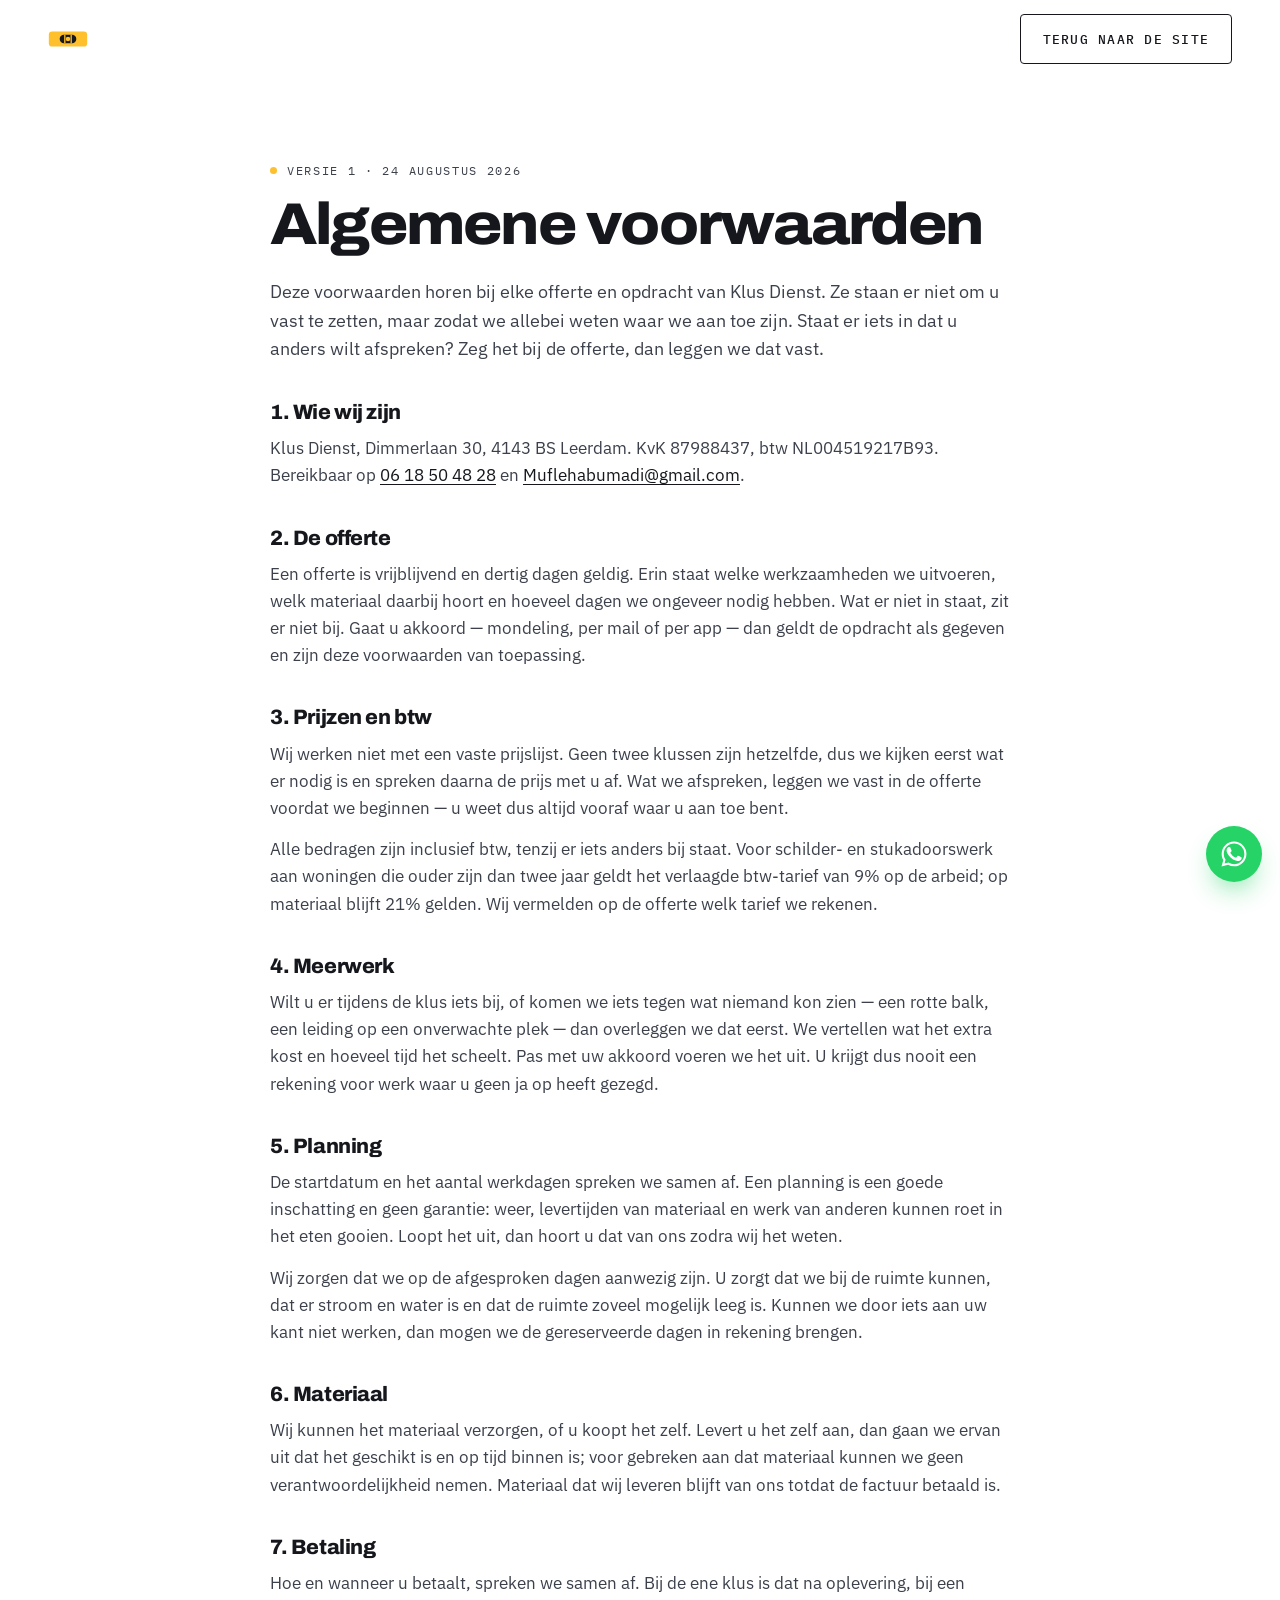
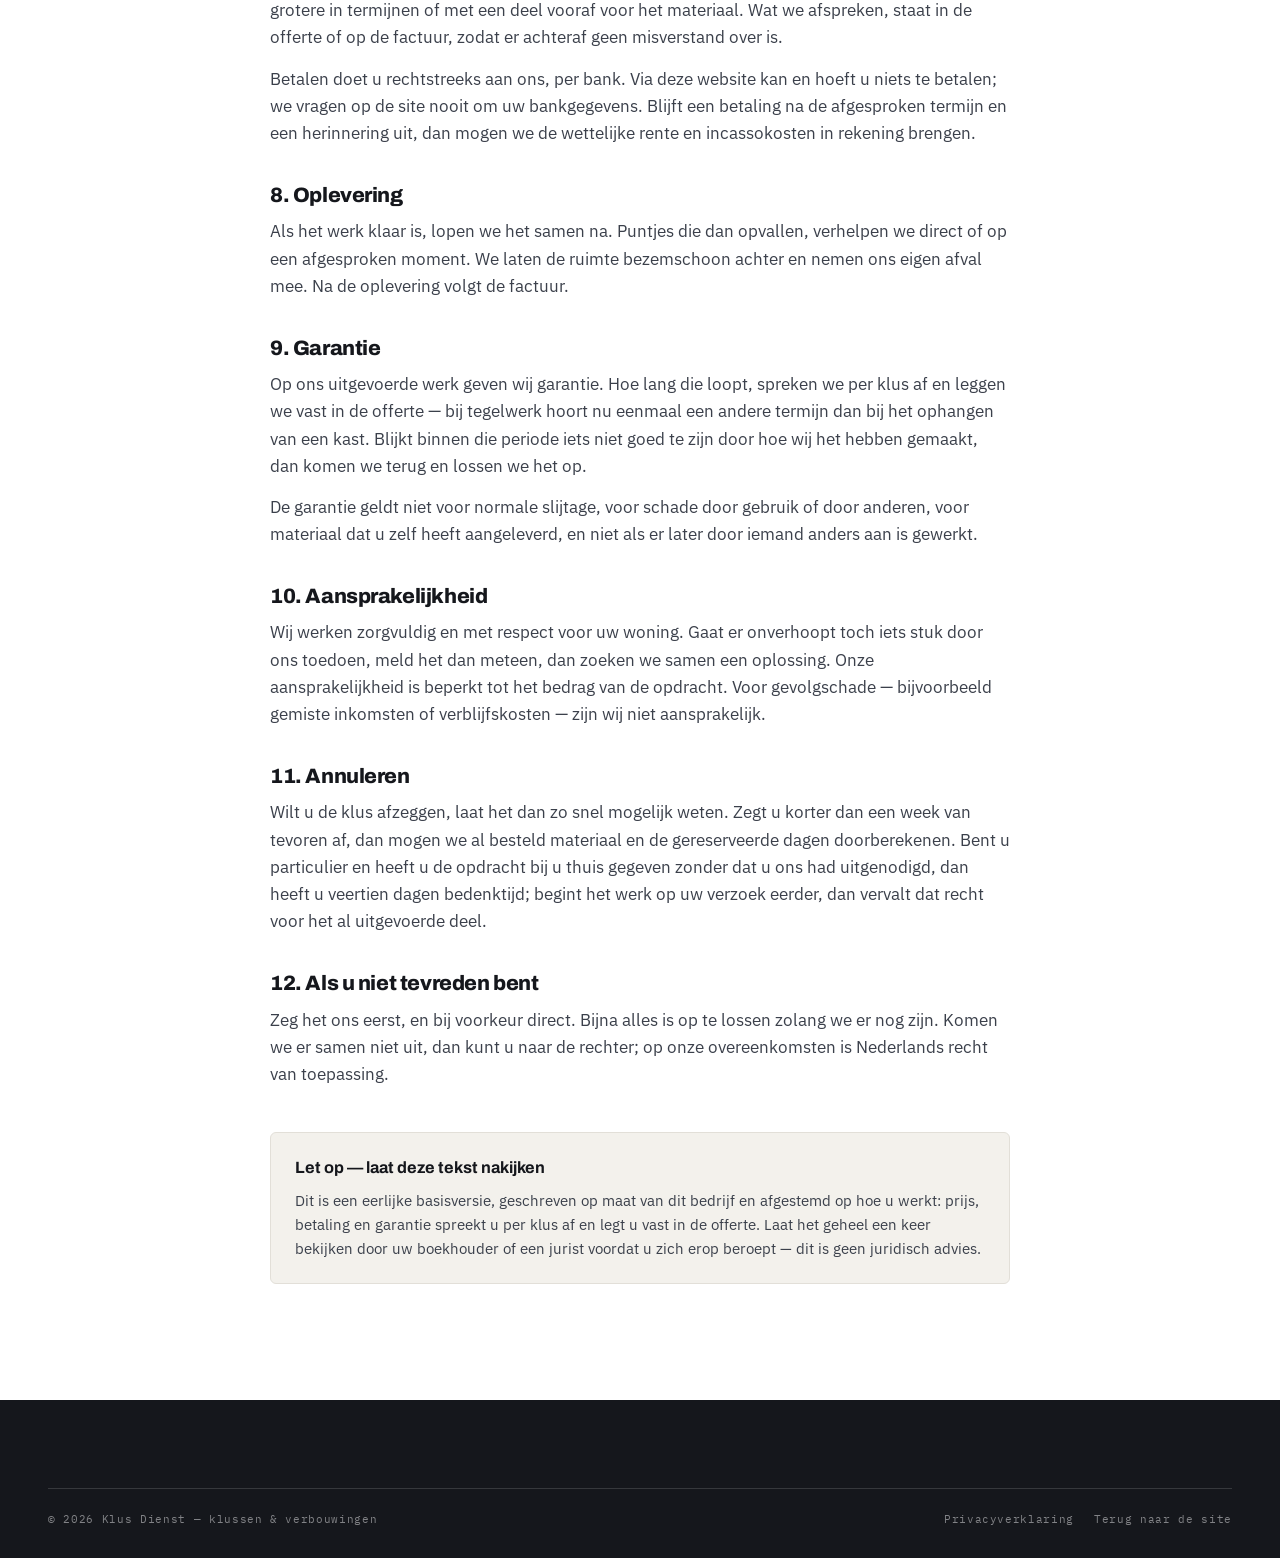
<file: voorwaarden.html>
<!DOCTYPE html>
<html lang="nl">
<head>
<meta charset="utf-8">
<meta name="viewport" content="width=device-width, initial-scale=1">
<title>Algemene voorwaarden | Klus Dienst</title>
<meta name="description" content="De algemene voorwaarden van Klus Dienst: offerte, prijzen, meerwerk, planning, betaling, oplevering en garantie.">
<meta name="robots" content="index,follow">
<link rel="canonical" href="https://klusdienst.com/voorwaarden.html">
<link rel="preconnect" href="https://fonts.googleapis.com">
<link rel="preconnect" href="https://fonts.gstatic.com" crossorigin>
<link href="https://fonts.googleapis.com/css2?family=Archivo:wdth,wght@100..125,400..900&family=IBM+Plex+Mono:wght@400;500;600&family=IBM+Plex+Sans:wght@400;500;600&display=swap" rel="stylesheet">
<script>document.documentElement.className+=" js";</script>
<link rel="stylesheet" href="css/styles.css">
<link rel="icon" href="data:image/svg+xml,<svg xmlns='http://www.w3.org/2000/svg' viewBox='0 0 48 48'><rect width='48' height='48' rx='10' fill='%2315171C'/><rect x='7' y='20' width='34' height='9' rx='4.5' fill='%23FFC02E'/><circle cx='24' cy='24.5' r='2.7' fill='%2315171C'/></svg>">
<link rel="icon" href="icons/icoon-32.png" sizes="32x32" type="image/png">
<link rel="apple-touch-icon" href="icons/apple-touch-icon.png">
<link rel="manifest" href="site.webmanifest">
</head>
<body>

<header class="head is-stuck" data-head>
  <div class="head__inner">
    <a class="logo" href="index.html" aria-label="Klus Dienst, naar de startpagina">
      <span class="logo__mark" aria-hidden="true"><svg viewBox="0 0 48 48" role="presentation"><rect class="lm-body" x="1" y="15" width="46" height="18" rx="4"/><rect class="lm-vial" x="14" y="19" width="20" height="10" rx="5"/><rect class="lm-streep" x="19.4" y="19" width="1.6" height="10"/><rect class="lm-streep" x="27" y="19" width="1.6" height="10"/><circle class="lm-bel" cx="24" cy="24" r="2.7"/></svg></span>
      <span class="logo__text">Klus Dienst<em>klussen &amp; verbouwingen</em></span>
    </a>
    <div class="head__actions">
      <a class="btn btn--outline" href="index.html">Terug naar de site</a>
    </div>
  </div>
</header>

<main class="section prose-wrap">
  <div class="wrap prose">
    <p class="eyebrow"><span class="dot"></span> Versie 1 · 24 augustus 2026</p>
    <h1 class="h2">Algemene voorwaarden</h1>

    <p class="prose__lead">
      Deze voorwaarden horen bij elke offerte en opdracht van Klus Dienst. Ze staan er niet om u vast
      te zetten, maar zodat we allebei weten waar we aan toe zijn. Staat er iets in dat u anders wilt
      afspreken? Zeg het bij de offerte, dan leggen we dat vast.
    </p>

    <h2>1. Wie wij zijn</h2>
    <p>
      Klus Dienst, Dimmerlaan 30, 4143 BS Leerdam. KvK 87988437, btw NL004519217B93. Bereikbaar op
      <a href="tel:+31618504828">06 18 50 48 28</a> en
      <a href="mailto:Muflehabumadi@gmail.com">Muflehabumadi@gmail.com</a>.
    </p>

    <h2>2. De offerte</h2>
    <p>
      Een offerte is vrijblijvend en dertig dagen geldig. Erin staat welke werkzaamheden we uitvoeren,
      welk materiaal daarbij hoort en hoeveel dagen we ongeveer nodig hebben. Wat er niet in staat,
      zit er niet bij. Gaat u akkoord — mondeling, per mail of per app — dan geldt de opdracht als
      gegeven en zijn deze voorwaarden van toepassing.
    </p>

    <h2>3. Prijzen en btw</h2>
    <p>
      Wij werken niet met een vaste prijslijst. Geen twee klussen zijn hetzelfde, dus we kijken eerst
      wat er nodig is en spreken daarna de prijs met u af. Wat we afspreken, leggen we vast in de
      offerte voordat we beginnen — u weet dus altijd vooraf waar u aan toe bent.
    </p>
    <p>
      Alle bedragen zijn inclusief btw, tenzij er iets anders bij staat. Voor schilder- en
      stukadoorswerk aan woningen die ouder zijn dan twee jaar geldt het verlaagde btw-tarief van 9%
      op de arbeid; op materiaal blijft 21% gelden. Wij vermelden op de offerte welk tarief we
      rekenen.
    </p>

    <h2>4. Meerwerk</h2>
    <p>
      Wilt u er tijdens de klus iets bij, of komen we iets tegen wat niemand kon zien — een rotte
      balk, een leiding op een onverwachte plek — dan overleggen we dat eerst. We vertellen wat het
      extra kost en hoeveel tijd het scheelt. Pas met uw akkoord voeren we het uit. U krijgt dus
      nooit een rekening voor werk waar u geen ja op heeft gezegd.
    </p>

    <h2>5. Planning</h2>
    <p>
      De startdatum en het aantal werkdagen spreken we samen af. Een planning is een goede inschatting
      en geen garantie: weer, levertijden van materiaal en werk van anderen kunnen roet in het eten
      gooien. Loopt het uit, dan hoort u dat van ons zodra wij het weten.
    </p>
    <p>
      Wij zorgen dat we op de afgesproken dagen aanwezig zijn. U zorgt dat we bij de ruimte kunnen,
      dat er stroom en water is en dat de ruimte zoveel mogelijk leeg is. Kunnen we door iets aan uw
      kant niet werken, dan mogen we de gereserveerde dagen in rekening brengen.
    </p>

    <h2>6. Materiaal</h2>
    <p>
      Wij kunnen het materiaal verzorgen, of u koopt het zelf. Levert u het zelf aan, dan gaan we
      ervan uit dat het geschikt is en op tijd binnen is; voor gebreken aan dat materiaal kunnen we
      geen verantwoordelijkheid nemen. Materiaal dat wij leveren blijft van ons totdat de factuur
      betaald is.
    </p>

    <h2>7. Betaling</h2>
    <p>
      Hoe en wanneer u betaalt, spreken we samen af. Bij de ene klus is dat na oplevering, bij een
      grotere in termijnen of met een deel vooraf voor het materiaal. Wat we afspreken, staat in de
      offerte of op de factuur, zodat er achteraf geen misverstand over is.
    </p>
    <p>
      Betalen doet u rechtstreeks aan ons, per bank. Via deze website kan en hoeft u niets te
      betalen; we vragen op de site nooit om uw bankgegevens. Blijft een betaling na de afgesproken
      termijn en een herinnering uit, dan mogen we de wettelijke rente en incassokosten in rekening
      brengen.
    </p>

    <h2>8. Oplevering</h2>
    <p>
      Als het werk klaar is, lopen we het samen na. Puntjes die dan opvallen, verhelpen we direct of
      op een afgesproken moment. We laten de ruimte bezemschoon achter en nemen ons eigen afval mee.
      Na de oplevering volgt de factuur.
    </p>

    <h2>9. Garantie</h2>
    <p>
      Op ons uitgevoerde werk geven wij garantie. Hoe lang die loopt, spreken we per klus af en
      leggen we vast in de offerte — bij tegelwerk hoort nu eenmaal een andere termijn dan bij het
      ophangen van een kast. Blijkt binnen die periode iets niet goed te zijn door hoe wij het hebben
      gemaakt, dan komen we terug en lossen we het op.
    </p>
    <p>
      De garantie geldt niet voor normale slijtage, voor schade door gebruik of door anderen, voor
      materiaal dat u zelf heeft aangeleverd, en niet als er later door iemand anders aan is gewerkt.
    </p>

    <h2>10. Aansprakelijkheid</h2>
    <p>
      Wij werken zorgvuldig en met respect voor uw woning. Gaat er onverhoopt toch iets stuk door ons
      toedoen, meld het dan meteen, dan zoeken we samen een oplossing. Onze aansprakelijkheid is
      beperkt tot het bedrag van de opdracht. Voor gevolgschade — bijvoorbeeld gemiste inkomsten of
      verblijfskosten — zijn wij niet aansprakelijk.
    </p>

    <h2>11. Annuleren</h2>
    <p>
      Wilt u de klus afzeggen, laat het dan zo snel mogelijk weten. Zegt u korter dan een week van
      tevoren af, dan mogen we al besteld materiaal en de gereserveerde dagen doorberekenen. Bent u
      particulier en heeft u de opdracht bij u thuis gegeven zonder dat u ons had uitgenodigd, dan
      heeft u veertien dagen bedenktijd; begint het werk op uw verzoek eerder, dan vervalt dat recht
      voor het al uitgevoerde deel.
    </p>

    <h2>12. Als u niet tevreden bent</h2>
    <p>
      Zeg het ons eerst, en bij voorkeur direct. Bijna alles is op te lossen zolang we er nog zijn.
      Komen we er samen niet uit, dan kunt u naar de rechter; op onze overeenkomsten is Nederlands
      recht van toepassing.
    </p>

    <div class="prose__slot">
      <b>Let op — laat deze tekst nakijken</b>
      <p>
        Dit is een eerlijke basisversie, geschreven op maat van dit bedrijf en afgestemd op hoe u
        werkt: prijs, betaling en garantie spreekt u per klus af en legt u vast in de offerte. Laat
        het geheel een keer bekijken door uw boekhouder of een jurist voordat u zich erop beroept —
        dit is geen juridisch advies.
      </p>
    </div>
  </div>
</main>

<footer class="foot">
  <div class="wrap foot__bottom">
    <p>&copy; <span data-year>2026</span> Klus Dienst — klussen &amp; verbouwingen</p>
    <p class="foot__legal">
      <a href="privacy.html">Privacyverklaring</a>
      <a href="index.html">Terug naar de site</a>
    </p>
  </div>
</footer>

<a class="wa" href="https://wa.me/31618504828?text=Hallo%2C%20ik%20heb%20een%20vraag%20over%20een%20klus."
   target="_blank" rel="noopener" aria-label="Stuur ons een WhatsApp-bericht">
  <svg viewBox="0 0 24 24" aria-hidden="true" focusable="false">
    <path fill="currentColor" d="M17.47 14.38c-.3-.15-1.75-.86-2.02-.96-.27-.1-.47-.15-.67.15-.2.3-.77.96-.94 1.16-.17.2-.35.22-.64.07-.3-.15-1.25-.46-2.38-1.47-.88-.78-1.47-1.75-1.64-2.05-.17-.3-.02-.46.13-.6.13-.14.3-.35.45-.52.15-.17.2-.3.3-.5.1-.2.05-.37-.02-.52-.08-.15-.67-1.6-.92-2.2-.24-.58-.49-.5-.67-.51h-.57c-.2 0-.52.07-.79.37-.27.3-1.04 1.02-1.04 2.48s1.07 2.88 1.22 3.08c.15.2 2.1 3.2 5.08 4.49.71.3 1.26.49 1.69.63.71.22 1.36.19 1.87.12.57-.09 1.75-.72 2-1.41.25-.7.25-1.29.17-1.41-.07-.13-.27-.2-.57-.35Z"/>
    <path fill="currentColor" d="M12.04 2C6.58 2 2.13 6.45 2.13 11.91c0 1.75.46 3.45 1.32 4.95L2 22l5.25-1.38a9.86 9.86 0 0 0 4.79 1.22h.01c5.46 0 9.91-4.45 9.91-9.91 0-2.65-1.03-5.14-2.9-7.01A9.82 9.82 0 0 0 12.04 2Zm0 18.13h-.01a8.2 8.2 0 0 1-4.19-1.15l-.3-.18-3.11.82.83-3.04-.2-.31a8.19 8.19 0 0 1-1.26-4.36c0-4.54 3.7-8.24 8.25-8.24 2.2 0 4.27.86 5.83 2.42a8.19 8.19 0 0 1 2.41 5.83c0 4.54-3.7 8.24-8.25 8.24Z"/>
  </svg>
  <span class="wa__tip">Stuur een appje</span>
</a>

<script src="js/app.js"></script>
<script src="js/verfijning.js" defer></script>
</body>
</html>
</file>
<file: css/styles.css>
/* =====================================================================
   KLUS DIENST — klussen & verbouwingen
   Ontwerp: grafiet + gips + meetlint-geel. Display: Archivo,
   tekst: IBM Plex Sans, technische labels: IBM Plex Mono.
   ===================================================================== */

/* ---------- 1. Tokens ---------- */
:root{
  --ink:#15171C;
  --ink-2:#1E2128;
  --graphite:#3B404B;
  --mist:#767D8B;
  --paper:#FFFFFF;
  --gips:#E9E7E1;
  --gips-2:#F3F1EC;
  --tape:#FFC02E;
  --tape-2:#E8A400;
  --hout:#A9713F;
  --line:#E2DFD8;
  --line-ink:rgba(255,255,255,.14);

  --display:"Archivo","Helvetica Neue",Arial,sans-serif;
  --body:"IBM Plex Sans","Segoe UI",system-ui,sans-serif;
  --mono:"IBM Plex Mono",ui-monospace,SFMono-Regular,Menlo,monospace;

  --wrap:1240px;
  --gut:clamp(20px,5vw,48px);
  --r:6px;
  --r-sm:4px;
  --ease:cubic-bezier(.22,.61,.36,1);
}

/* ---------- 2. Reset & basis ---------- */
*,*::before,*::after{box-sizing:border-box}
html{-webkit-text-size-adjust:100%;scroll-behavior:smooth}
[id]{scroll-margin-top:96px}
body{
  margin:0;
  background:var(--paper);
  color:var(--ink);
  font-family:var(--body);
  font-size:17px;
  line-height:1.6;
  overflow-x:hidden;
  -webkit-font-smoothing:antialiased;
}
img{max-width:100%;display:block}
button{font:inherit;color:inherit}
a{color:inherit}
h1,h2,h3,h4{margin:0;font-family:var(--display);font-weight:800;line-height:1.02;letter-spacing:-.02em}
p{margin:0}
ul,ol{margin:0;padding:0;list-style:none}

/* wint van .sheet{display:flex} en .lightbox{display:grid} */
[hidden]{display:none !important}

::selection{background:var(--tape);color:var(--ink)}

:focus-visible{outline:3px solid var(--tape);outline-offset:3px;border-radius:2px}

.visually-hidden{position:absolute;width:1px;height:1px;overflow:hidden;clip:rect(0 0 0 0);white-space:nowrap}

.skip{
  position:fixed;top:-100px;left:16px;z-index:200;
  background:var(--tape);color:var(--ink);padding:12px 18px;border-radius:var(--r-sm);
  font-family:var(--mono);font-size:13px;transition:top .2s;
}
.skip:focus{top:16px}

/* ---------- 3. Layout-hulpstukken ---------- */
.wrap{width:min(100% - var(--gut)*2,var(--wrap));margin-inline:auto}
.section{padding-block:clamp(72px,9vw,132px);position:relative}
.section--gips{background:var(--gips-2);border-block:1px solid var(--line)}
.section--ink{background:var(--ink);color:#EDEEF0}

.eyebrow{
  display:inline-flex;align-items:center;gap:10px;
  font-family:var(--mono);font-size:12px;letter-spacing:.14em;text-transform:uppercase;
  color:var(--graphite);margin-bottom:22px;
}
.eyebrow--light{color:rgba(255,255,255,.66)}
.eyebrow .dot{width:7px;height:7px;background:var(--tape);border-radius:50%;flex:none}

.h2{
  font-size:clamp(2.1rem,4.6vw,3.9rem);
  font-variation-settings:"wdth" 108;
  letter-spacing:-.03em;
}
.h2--light{color:#fff}

.sec-head{max-width:760px;margin-bottom:clamp(36px,5vw,60px)}
.sec-head__lead{margin-top:20px;color:var(--graphite);font-size:1.05rem;max-width:56ch}
.section--ink .sec-head__lead{color:rgba(237,238,240,.7)}
.sec-head--row{
  max-width:none;display:flex;justify-content:space-between;
  align-items:flex-end;gap:32px;flex-wrap:wrap;
}
.sec-head--row .sec-head__lead{margin-top:0;max-width:38ch}

/* ---------- 4. Knoppen ---------- */
.btn{
  display:inline-flex;align-items:center;justify-content:center;gap:10px;
  font-family:var(--mono);font-size:12.5px;font-weight:500;letter-spacing:.1em;
  text-transform:uppercase;text-decoration:none;cursor:pointer;
  padding:14px 22px;border-radius:var(--r-sm);border:1px solid transparent;
  transition:transform .18s var(--ease),background .18s,color .18s,border-color .18s,box-shadow .18s;
}
.btn:hover{transform:translateY(-2px)}
.btn:active{transform:translateY(0)}
.btn--tape{background:var(--tape);color:var(--ink);box-shadow:0 1px 0 var(--tape-2)}
.btn--tape:hover{background:#FFCB4F;box-shadow:0 8px 22px -10px rgba(232,164,0,.9)}
.btn--outline{border-color:var(--ink);color:var(--ink)}
.btn--outline:hover{background:var(--ink);color:#fff}
/* Op elke donkere ondergrond moet de omlijnde knop licht zijn, anders staat
   er donkere tekst op donker en zie je hem niet. */
.section--ink .btn--outline,.hero .btn--outline,.foot .btn--outline{border-color:rgba(255,255,255,.4);color:#fff}
.section--ink .btn--outline:hover,.hero .btn--outline:hover,.foot .btn--outline:hover{background:#fff;color:var(--ink)}
.btn--ghost{border-color:rgba(255,255,255,.35);color:#fff}
.btn--lg{padding:18px 30px;font-size:13px}
.btn--block{width:100%}

/* ---------- 5. Meetlat-rail (signature) ---------- */
.rail{
  position:fixed;left:0;top:0;bottom:0;width:58px;z-index:60;pointer-events:none;
  display:none;
}
.rail__tape{
  position:absolute;left:0;top:0;bottom:0;width:26px;
  background-color:var(--gips);
  background-image:
    linear-gradient(to bottom,rgba(21,23,28,.55) 0 1px,transparent 1px),
    linear-gradient(to bottom,rgba(21,23,28,.28) 0 1px,transparent 1px);
  background-size:22px 60px,11px 12px;
  background-repeat:repeat-y;
  border-right:1px solid var(--line);
}
.rail__cursor{
  position:absolute;left:0;top:0;width:58px;height:1px;
  transition:transform .12s linear;will-change:transform;
}
.rail__cursor::before{
  content:"";position:absolute;left:0;top:-2px;width:26px;height:5px;background:var(--tape);
}
.rail__cursor-label{
  position:absolute;left:32px;top:0;
  writing-mode:vertical-rl;
  font-family:var(--mono);font-size:10px;letter-spacing:.22em;text-transform:uppercase;
  color:var(--graphite);white-space:nowrap;
  transform:translateY(-100%) translateY(-10px);
}
@media (min-width:1400px){
  .rail{display:block}
  .head__inner{padding-left:26px}
}

.topbar-progress{position:fixed;top:0;left:0;right:0;height:3px;z-index:120;background:transparent}
.topbar-progress span{display:block;height:100%;width:0;background:var(--tape)}
@media (min-width:1400px){.topbar-progress{display:none}}

/* ---------- 6. Header ---------- */
.head{
  position:fixed;top:0;left:0;right:0;z-index:100;
  transition:transform .3s var(--ease),background .3s,box-shadow .3s,border-color .3s;
  border-bottom:1px solid transparent;
}
.head__inner{
  width:min(100% - var(--gut)*2,1400px);margin-inline:auto;
  display:flex;align-items:center;gap:clamp(16px,3vw,40px);
  height:78px;
}
.head.is-stuck{background:rgba(255,255,255,.92);backdrop-filter:blur(12px);border-bottom-color:var(--line)}
.head.is-hidden{transform:translateY(-105%)}
.head.is-open{background:var(--ink);border-bottom-color:transparent}

.logo{display:flex;align-items:center;gap:12px;text-decoration:none;flex:none}
/* Logo: waterpas. Op donkere achtergrond geel met een donkere buis,
   op wit precies andersom. */
.logo__mark{width:40px;height:40px;flex:none;display:block}
.logo__mark svg{width:100%;height:100%;display:block}
.lm-body{fill:var(--tape)}
.lm-vial{fill:var(--ink)}
.lm-streep{fill:var(--tape)}
.lm-bel{fill:var(--tape)}
.head.is-stuck .lm-body{fill:var(--ink)}
.head.is-stuck .lm-vial{fill:var(--tape)}
.head.is-stuck .lm-streep{fill:var(--ink)}
.head.is-stuck .lm-bel{fill:var(--ink)}
.logo__text{
  font-family:var(--display);font-weight:800;font-size:19px;letter-spacing:-.02em;
  font-variation-settings:"wdth" 112;text-transform:uppercase;line-height:1;
  display:flex;flex-direction:column;gap:4px;color:#fff;
}
.logo__text em{
  font-family:var(--mono);font-style:normal;font-weight:400;
  font-size:9.5px;letter-spacing:.16em;color:rgba(255,255,255,.6);text-transform:uppercase;
}
.head.is-stuck .logo__text{color:var(--ink)}
.head.is-stuck .logo__text em{color:var(--mist)}
/* met het mobiele menu open is de balk altijd donker — dit moet ná de
   is-stuck-regels staan, anders winnen die bij gelijke specificiteit */
.head.is-open .lm-body{fill:var(--tape)}
.head.is-open .lm-vial{fill:var(--ink)}
.head.is-open .lm-streep{fill:var(--tape)}
.head.is-open .lm-bel{fill:var(--tape)}
.head.is-open .logo__text{color:#fff}
.head.is-open .logo__text em{color:rgba(255,255,255,.6)}

.nav{display:none;gap:clamp(14px,2vw,30px);margin-left:auto}
.nav a{
  text-decoration:none;font-family:var(--mono);font-size:12.5px;letter-spacing:.08em;
  text-transform:uppercase;color:rgba(255,255,255,.78);padding:8px 2px;position:relative;
  transition:color .2s;
}
.head.is-stuck .nav a{color:var(--graphite)}
.nav a::after{
  content:"";position:absolute;left:0;right:100%;bottom:2px;height:2px;background:var(--tape);
  transition:right .25s var(--ease);
}
.nav a:hover::after,.nav a.is-active::after{right:0}
.nav a:hover,.nav a.is-active{color:#fff}
.head.is-stuck .nav a:hover,.head.is-stuck .nav a.is-active{color:var(--ink)}

.head__actions{display:flex;align-items:center;gap:14px;margin-left:auto}
.nav + .head__actions{margin-left:0}
.phone{display:none;text-decoration:none;line-height:1.15}
.phone__label{display:block;font-family:var(--mono);font-size:10px;letter-spacing:.14em;text-transform:uppercase;color:rgba(255,255,255,.55)}
.phone__num{display:block;font-family:var(--display);font-weight:700;font-size:15px;color:#fff}
.head.is-stuck .phone__label{color:var(--mist)}
.head.is-stuck .phone__num{color:var(--ink)}
.head__cta{display:none}

.burger{
  width:44px;height:44px;border:1px solid rgba(255,255,255,.3);background:transparent;
  border-radius:var(--r-sm);display:grid;place-content:center;gap:5px;cursor:pointer;
}
.head.is-stuck .burger{border-color:var(--line)}
.burger span{display:block;width:18px;height:2px;background:#fff;transition:transform .25s var(--ease),opacity .2s}
.head.is-stuck .burger span{background:var(--ink)}
.burger[aria-expanded="true"] span{background:#fff}
.burger[aria-expanded="true"] span:nth-child(1){transform:translateY(3.5px) rotate(45deg)}
.burger[aria-expanded="true"] span:nth-child(2){transform:translateY(-3.5px) rotate(-45deg)}

/* het volledige menu verschijnt pas als logo, menu en knop er samen in passen */
@media (min-width:1000px){
  .nav{display:flex}
  .head__cta{display:inline-flex}
  .burger{display:none}
}
@media (min-width:1240px){
  .phone{display:block}
}

/* ---------- 7. Mobiel menu ---------- */
.sheet{
  position:fixed;inset:78px 0 0;z-index:95;background:var(--ink);color:#fff;
  padding:clamp(20px,6vw,40px) var(--gut) 40px;
  display:flex;flex-direction:column;justify-content:space-between;gap:40px;
  animation:sheetIn .3s var(--ease);
}
@keyframes sheetIn{from{opacity:0;transform:translateY(-8px)}to{opacity:1;transform:none}}
.sheet__nav{display:flex;flex-direction:column}
.sheet__nav a{
  display:flex;align-items:baseline;gap:16px;text-decoration:none;
  font-family:var(--display);font-weight:800;font-size:clamp(1.6rem,7vw,2.4rem);
  text-transform:uppercase;font-variation-settings:"wdth" 108;
  padding:14px 0;border-bottom:1px solid var(--line-ink);
}
.sheet__nav i{font-family:var(--mono);font-style:normal;font-size:11px;color:var(--tape);letter-spacing:.1em}
.sheet__foot{display:grid;gap:12px}

/* ---------- 8. Hero ---------- */
.hero{
  background:var(--ink);color:#fff;padding-top:120px;padding-bottom:0;position:relative;overflow:hidden;
}
.hero::before{
  content:"";position:absolute;inset:0;pointer-events:none;
  background:
    radial-gradient(900px 500px at 78% 8%,rgba(255,192,46,.10),transparent 62%),
    linear-gradient(to bottom,rgba(255,255,255,.03),transparent 30%);
}
.hero__grid{
  width:min(100% - var(--gut)*2,var(--wrap));margin-inline:auto;position:relative;
  display:grid;gap:clamp(40px,6vw,72px);
  padding-bottom:clamp(48px,7vw,88px);
}
.hero__copy,.hero__visual{min-width:0}
.hero__title{
  /* de langste regel moet binnen de kolom passen, ook op 360 px */
  font-size:clamp(2.4rem,5.4vw,4.7rem);
  font-variation-settings:"wdth" 112;
  letter-spacing:-.035em;text-transform:uppercase;
}
.hero__title .line{display:block;overflow:hidden}
.hero__title .line span{display:block}
.hero__title .line:nth-child(2) span{color:var(--tape)}

.hero__cta{display:flex;flex-wrap:wrap;gap:14px;margin-top:34px}

.hero__visual{position:relative}
.shot{
  position:relative;margin:0;border-radius:var(--r);overflow:hidden;
  background-color:#22252D;
  background-image:repeating-linear-gradient(135deg,rgba(255,255,255,.045) 0 2px,transparent 2px 9px);
  border:1px solid var(--line-ink);
}
.shot--hero{aspect-ratio:15/13}

/* De animatie in de hero */
.hero__film{
  position:relative;aspect-ratio:16/9;border-radius:var(--r);overflow:hidden;
  border:1px solid var(--line-ink);background:var(--ink-2);
}
.hero__film iframe{position:absolute;inset:0;width:100%;height:100%;border:0;display:block}
.hero__filmlink{
  display:inline-block;margin-top:14px;
  font-family:var(--mono);font-size:11px;letter-spacing:.12em;text-transform:uppercase;
  color:rgba(255,255,255,.55);text-underline-offset:4px;
}
.hero__filmlink:hover{color:var(--tape)}
.shot img{position:absolute;inset:0;width:100%;height:100%;object-fit:cover}
.js .shot img{opacity:0;transition:opacity .5s var(--ease)}
.js .shot.has-img img{opacity:1}

/* Plaatshouder met bestandsnaam — alleen zichtbaar zolang de foto ontbreekt */
.shot__slot{
  display:none;position:absolute;inset:auto 12px 12px auto;
  font-family:var(--mono);font-size:10.5px;letter-spacing:.1em;
  color:rgba(255,255,255,.45);background:rgba(21,23,28,.7);
  padding:5px 9px;border-radius:3px;
}
.js .shot:not(.has-img) .shot__slot,
.js .gal__item:not(.has-img) .shot__slot{display:block}

.facts{
  position:relative;border-top:1px solid var(--line-ink);
  width:min(100% - var(--gut)*2,var(--wrap));margin-inline:auto;
  display:grid;grid-template-columns:repeat(2,1fr);
}
.facts li{padding:26px 22px 26px 0;border-bottom:1px solid var(--line-ink)}
.facts li:nth-child(2n){border-left:1px solid var(--line-ink);padding-left:22px}
.facts b{
  display:block;font-family:var(--display);font-weight:800;font-size:clamp(1.9rem,4vw,2.9rem);
  font-variation-settings:"wdth" 100;letter-spacing:-.03em;
}
.facts span{font-family:var(--mono);font-size:11px;letter-spacing:.12em;text-transform:uppercase;color:rgba(237,238,240,.55)}

@media (min-width:960px){
  .hero{padding-top:150px}
  .hero__grid{grid-template-columns:1.08fr .92fr;align-items:center}
  .facts{grid-template-columns:repeat(4,1fr)}
  .facts li + li{border-left:1px solid var(--line-ink);padding-left:28px}
}

/* ---------- 9. Diensten ---------- */
.filters{display:flex;flex-wrap:wrap;gap:10px;margin-bottom:34px}
.chip{
  display:inline-flex;align-items:center;gap:8px;cursor:pointer;
  background:transparent;border:1px solid var(--line);border-radius:999px;
  padding:9px 16px;font-family:var(--mono);font-size:12px;letter-spacing:.05em;
  color:var(--graphite);transition:background .2s,color .2s,border-color .2s;
}
.chip em{font-style:normal;font-size:10px;opacity:.5}
.chip:hover{border-color:var(--ink);color:var(--ink)}
.chip.is-on{background:var(--ink);border-color:var(--ink);color:#fff}
.chip.is-on em{opacity:.6}

/* De scheidingslijntjes komen van een outline om elke kaart, niet van de
   achtergrond van het raster. Zo blijft een leeg vakje wit in plaats van
   dat het als grijze balk opvalt — bijvoorbeeld bij een oneven aantal. */
.svc{display:grid;gap:1px;background:var(--paper);border:1px solid var(--line);border-radius:var(--r);overflow:hidden}
.svc__item{
  background:var(--paper);outline:1px solid var(--line);
  padding:28px 26px 30px;position:relative;
  transition:background .22s,transform .22s var(--ease);
}
.svc__item::after{
  content:"";position:absolute;left:0;right:0;bottom:0;height:3px;background:var(--tape);
  transform:scaleX(0);transform-origin:left;transition:transform .3s var(--ease);
}
.svc__item:hover{background:var(--gips-2)}
.svc__item:hover::after{transform:scaleX(1)}
.svc__no{
  font-family:var(--mono);font-size:11px;letter-spacing:.14em;color:var(--mist);
  display:block;margin-bottom:14px;
}
.svc__item h3{font-size:1.16rem;letter-spacing:-.01em;margin-bottom:9px;font-variation-settings:"wdth" 104}
.svc__item p{color:var(--graphite);font-size:.95rem;line-height:1.55}
.svc__item.is-out{display:none}

@media (min-width:640px){.svc{grid-template-columns:repeat(2,1fr)}}
@media (min-width:1020px){.svc{grid-template-columns:repeat(3,1fr)}}

/* ---------- 10. Kwaliteit ---------- */
.kwal{display:grid;gap:clamp(38px,5vw,64px)}
.kwal__text{margin-top:22px;color:rgba(237,238,240,.72);max-width:52ch}
.kwal__list{display:grid;gap:1px;background:var(--line-ink);border-block:1px solid var(--line-ink)}
.kwal__list li{background:var(--ink);padding:30px 0}
.kwal__list h3{font-size:1.15rem;color:#fff;margin-bottom:10px}
.kwal__list p{color:rgba(237,238,240,.66);font-size:.96rem;max-width:42ch}
@media (min-width:900px){
  .kwal{grid-template-columns:1fr 1.05fr;align-items:start}
  .kwal__list{grid-template-columns:1fr;gap:0;background:transparent}
  .kwal__list li{border-top:1px solid var(--line-ink);padding:26px 0}
  .kwal__list li:last-child{border-bottom:1px solid var(--line-ink)}
}

/* ---------- 11. Werkwijze ---------- */
.steps{display:grid;gap:0;counter-reset:step}
.steps__item{
  display:grid;grid-template-columns:auto 1fr;gap:20px;align-items:start;
  padding:26px 0;border-top:1px solid var(--line);position:relative;
}
.steps__item:last-child{border-bottom:1px solid var(--line)}
.steps__no{
  font-family:var(--mono);font-size:12px;letter-spacing:.12em;color:var(--mist);
  padding-top:6px;min-width:34px;
}
.steps__item h3{font-size:clamp(1.25rem,2.4vw,1.7rem);margin-bottom:8px;font-variation-settings:"wdth" 104}
.steps__item p{color:var(--graphite);max-width:62ch;font-size:1rem}
.steps__item::after{
  content:"";position:absolute;left:0;top:-1px;width:0;height:2px;background:var(--tape);
  transition:width .45s var(--ease);
}
.steps__item.is-in::after{width:34px}
@media (min-width:820px){
  .steps__item{grid-template-columns:120px 1fr;gap:40px;padding:34px 0}
}

/* ---------- 12. Projecten: schuifbare fotorij ---------- */
.gal-slider{position:relative}
.gal{
  display:grid;grid-auto-flow:column;grid-auto-columns:74%;gap:14px;
  overflow-x:auto;overscroll-behavior-x:contain;
  /* zacht snappen: het trekt bij, maar rukt niet. De vloeiende beweging
     van de pijlen en het slepen regelt app.js zelf, dus hier geen
     scroll-behavior — anders vechten die twee met elkaar. */
  scroll-snap-type:x proximity;
  padding:4px 0 8px;scrollbar-width:none;-ms-overflow-style:none;
  cursor:grab;
}
.gal::-webkit-scrollbar{display:none}
.gal.is-dragging{cursor:grabbing}
.gal.is-dragging,.gal.is-animating{scroll-snap-type:none}
.gal.is-dragging .gal__item,.gal.is-dragging .gal__item img{transform:none}
.gal__item img{user-select:none;-webkit-user-drag:none}
.gal__item{
  position:relative;border:1px solid var(--line);border-radius:var(--r);overflow:hidden;
  aspect-ratio:3/4;padding:0;cursor:pointer;text-align:left;scroll-snap-align:start;
  background-color:var(--gips);
  background-image:repeating-linear-gradient(135deg,rgba(21,23,28,.05) 0 2px,transparent 2px 9px);
  transition:transform .3s var(--ease),box-shadow .3s;
}
.gal__item img{
  position:absolute;inset:0;width:100%;height:100%;object-fit:cover;
  transition:opacity .5s var(--ease),transform .5s var(--ease);
}
.js .gal__item img{opacity:0}
.js .gal__item.has-img img{opacity:1}
.gal__item:hover img{transform:scale(1.04)}
.gal__item::before{
  content:"";position:absolute;inset:0;z-index:1;
  background:linear-gradient(to top,rgba(21,23,28,.9),rgba(21,23,28,.04) 58%);
  opacity:.92;transition:opacity .3s;
}
.gal__item:hover{transform:translateY(-4px);box-shadow:0 24px 40px -28px rgba(21,23,28,.7)}
.gal__item .shot__slot{color:rgba(255,255,255,.5);z-index:2}
.gal__cap{position:absolute;z-index:2;left:18px;right:18px;bottom:16px;color:#fff;display:grid;gap:4px}
.gal__cap b{font-family:var(--display);font-weight:700;font-size:1.02rem;letter-spacing:-.01em;line-height:1.15}
.gal__cap i{font-family:var(--mono);font-style:normal;font-size:10.5px;letter-spacing:.08em;color:rgba(255,255,255,.66)}

.gal__nav{
  position:absolute;top:50%;transform:translateY(-50%);z-index:5;
  width:48px;height:48px;border-radius:50%;cursor:pointer;
  background:var(--paper);border:1px solid var(--line);color:var(--ink);font-size:18px;
  box-shadow:0 12px 28px -14px rgba(21,23,28,.65);
  display:none;place-items:center;
  transition:background .2s,color .2s,border-color .2s,opacity .2s;
}
.gal__nav:hover{background:var(--ink);color:#fff;border-color:var(--ink)}
.gal__nav[disabled]{opacity:.32;cursor:default}
.gal__nav[disabled]:hover{background:var(--paper);color:var(--ink);border-color:var(--line)}
.gal__nav--prev{left:-16px}
.gal__nav--next{right:-16px}

@media (min-width:600px){.gal{grid-auto-columns:42%}}
@media (min-width:900px){
  .gal{grid-auto-columns:30%}
  .gal__nav{display:grid}
}
@media (min-width:1180px){.gal{grid-auto-columns:23.2%}}

/* ---------- 13. Reviews ---------- */
.rev__nav{display:flex;gap:10px}
.rev__btn{
  width:46px;height:46px;border-radius:50%;cursor:pointer;
  background:transparent;border:1px solid rgba(255,255,255,.28);color:#fff;
  transition:background .2s,color .2s,border-color .2s;
}
.rev__btn:hover{background:var(--tape);color:var(--ink);border-color:var(--tape)}
.rev{
  display:grid;grid-auto-flow:column;grid-auto-columns:88%;gap:16px;
  overflow-x:auto;scroll-snap-type:x mandatory;scroll-behavior:smooth;
  padding-bottom:10px;scrollbar-width:none;
}
.rev::-webkit-scrollbar{display:none}
.rev__card{
  margin:0;scroll-snap-align:start;background:var(--ink-2);
  border:1px solid var(--line-ink);border-radius:var(--r);padding:30px 28px;
  display:flex;flex-direction:column;justify-content:space-between;gap:24px;
}
.rev__card blockquote{margin:0;font-size:1.06rem;line-height:1.55;color:#fff}
.rev__card blockquote::before{
  content:"";display:block;width:30px;height:4px;background:var(--tape);margin-bottom:18px;
}
.rev__card figcaption{display:grid;gap:3px}
.rev__card b{font-family:var(--display);font-weight:700;font-size:.98rem}
.rev__card i{font-family:var(--mono);font-style:normal;font-size:11px;letter-spacing:.08em;color:rgba(237,238,240,.55)}
.rev__dots{display:flex;gap:7px;margin-top:22px}
.rev__dots button{
  width:26px;height:3px;border:0;background:rgba(255,255,255,.24);cursor:pointer;padding:0;
  transition:background .2s;
}
.rev__dots button.is-on{background:var(--tape)}
@media (min-width:700px){.rev{grid-auto-columns:46%}}
@media (min-width:1080px){.rev{grid-auto-columns:31.5%}}

/* ---------- 13b. Oproepblok ---------- */
.band__inner{display:grid;gap:clamp(28px,4vw,56px)}
.band__actions{display:flex;flex-direction:column;gap:18px;align-items:flex-start}
.band__tel{text-decoration:none;display:grid;gap:4px}
.band__tel span{
  font-family:var(--mono);font-size:11px;letter-spacing:.14em;text-transform:uppercase;
  color:rgba(237,238,240,.55);
}
.band__tel b{
  font-family:var(--display);font-weight:800;font-size:clamp(1.5rem,3vw,2.1rem);
  letter-spacing:-.02em;color:#fff;transition:color .2s;
}
.band__tel:hover b{color:var(--tape)}
@media (min-width:900px){
  .band__inner{grid-template-columns:1.15fr .85fr;align-items:center}
  .band__actions{align-items:flex-end;text-align:right}
  .band__tel{justify-items:end}
}

/* ---------- 14. Vragen ---------- */
.faq-grid{display:grid;gap:clamp(32px,5vw,60px)}
.faq{border-top:1px solid var(--line)}
.faq__item{border-bottom:1px solid var(--line)}
.faq__item h3{margin:0;font-size:inherit;letter-spacing:0}
.faq__q{
  width:100%;background:none;border:0;cursor:pointer;text-align:left;
  display:flex;align-items:center;justify-content:space-between;gap:20px;
  padding:22px 0;font-family:var(--display);font-weight:700;
  font-size:clamp(1.02rem,2vw,1.2rem);letter-spacing:-.01em;
}
.faq__ico{position:relative;width:14px;height:14px;flex:none}
.faq__ico::before,.faq__ico::after{
  content:"";position:absolute;background:var(--ink);transition:transform .28s var(--ease);
}
.faq__ico::before{left:0;top:6px;width:14px;height:2px}
.faq__ico::after{left:6px;top:0;width:2px;height:14px}
.faq__q[aria-expanded="true"] .faq__ico::after{transform:scaleY(0)}
.faq__q[aria-expanded="true"]{color:var(--ink)}
.faq__a{overflow:hidden;transition:height .32s var(--ease)}
.js .faq__a{height:0}
.faq__a p{padding-bottom:24px;color:var(--graphite);max-width:64ch;font-size:.99rem}
@media (min-width:960px){
  .faq-grid{grid-template-columns:.85fr 1.15fr;align-items:start}
  .faq-grid .sec-head{margin-bottom:0}
  .faq-grid .btn{margin-top:26px}
}

/* ---------- 15. Formulier ---------- */
.form-grid{display:grid;gap:clamp(34px,5vw,60px)}
.contactlist{margin-top:34px;border-top:1px solid var(--line)}
.contactlist li{
  display:flex;justify-content:space-between;gap:16px;align-items:baseline;
  padding:14px 0;border-bottom:1px solid var(--line);
}
.contactlist span{font-family:var(--mono);font-size:11px;letter-spacing:.12em;text-transform:uppercase;color:var(--mist)}
.contactlist a,.contactlist b{font-family:var(--display);font-weight:700;font-size:1rem;text-decoration:none}
.contactlist a:hover{color:var(--tape-2)}

.form{
  background:var(--paper);border:1px solid var(--line);border-radius:var(--r);
  padding:clamp(22px,4vw,38px);display:grid;gap:20px;position:relative;
  box-shadow:0 30px 60px -50px rgba(21,23,28,.6);
}
.form__row{display:grid;gap:20px}
.field{display:grid;gap:8px;position:relative;border:0;padding:0;margin:0;min-width:0}
.field__label{font-family:var(--mono);font-size:11px;letter-spacing:.12em;text-transform:uppercase;color:var(--graphite);padding:0}
.field__label i{color:var(--tape-2);font-style:normal}
.field input,.field select,.field textarea{
  width:100%;font:inherit;font-size:16px;color:var(--ink);
  background:var(--gips-2);border:1px solid var(--line);border-radius:var(--r-sm);
  padding:13px 14px;transition:border-color .2s,background .2s,box-shadow .2s;
}
.field textarea{resize:vertical;min-height:120px;line-height:1.5}
.field select{appearance:none;background-image:linear-gradient(45deg,transparent 50%,var(--graphite) 50%),linear-gradient(135deg,var(--graphite) 50%,transparent 50%);background-position:calc(100% - 20px) 22px,calc(100% - 14px) 22px;background-size:6px 6px;background-repeat:no-repeat}
.field input:focus,.field select:focus,.field textarea:focus{
  outline:0;background:var(--paper);border-color:var(--ink);box-shadow:0 0 0 3px rgba(255,192,46,.4);
}
.field input::placeholder,.field textarea::placeholder{color:#A9AEB8}
.field__err{
  font-family:var(--mono);font-size:11px;letter-spacing:.04em;color:#C0392B;display:none;
}
.field.has-err input,.field.has-err select,.field.has-err textarea{border-color:#C0392B;background:#FDF3F2}
.field.has-err .field__err,.consent.has-err .field__err{display:block}
.field__counter{position:absolute;right:2px;top:0;font-family:var(--mono);font-size:10.5px;color:var(--mist)}

.picks{display:grid;grid-template-columns:repeat(auto-fill,minmax(150px,1fr));gap:8px}
.pick{position:relative;cursor:pointer}
.pick input{position:absolute;opacity:0;width:0;height:0}
.pick span{
  display:block;padding:11px 13px;border:1px solid var(--line);border-radius:var(--r-sm);
  background:var(--gips-2);font-size:.9rem;transition:background .18s,border-color .18s,color .18s;
}
.pick:hover span{border-color:var(--graphite)}
.pick input:checked + span{background:var(--ink);border-color:var(--ink);color:#fff}
.pick input:focus-visible + span{outline:3px solid var(--tape);outline-offset:2px}

.consent{display:grid;grid-template-columns:auto 1fr;gap:12px;align-items:start;font-size:.9rem;color:var(--graphite)}
.consent input{width:20px;height:20px;margin-top:2px;accent-color:var(--ink)}
.consent .field__err{grid-column:2}
.form__note{font-family:var(--mono);font-size:11px;letter-spacing:.06em;color:var(--mist);text-align:center}

.form__done{
  position:absolute;inset:0;background:var(--paper);border-radius:var(--r);
  display:grid;align-content:center;justify-items:center;gap:14px;text-align:center;
  padding:40px 30px;animation:doneIn .35s var(--ease);
}
@keyframes doneIn{from{opacity:0;transform:scale(.985)}to{opacity:1;transform:none}}
.form__done h3{font-size:1.5rem}
.form__done p{color:var(--graphite);max-width:44ch}
.form__done::before{
  content:"";width:52px;height:52px;border-radius:50%;background:var(--tape);
  display:block;margin-bottom:6px;
  background-image:linear-gradient(45deg,transparent 46%,var(--ink) 46% 54%,transparent 54%);
}
.is-sending{opacity:.6;pointer-events:none}

@media (min-width:700px){.form__row{grid-template-columns:1fr 1fr}}
@media (min-width:1000px){.form-grid{grid-template-columns:.8fr 1.2fr;align-items:start}}

/* ---------- 16. Footer ---------- */
.foot{background:var(--ink);color:#EDEEF0;padding-top:clamp(56px,7vw,88px)}
.foot__top{display:grid;gap:38px;padding-bottom:48px}
.foot__brand{display:grid;gap:20px;justify-items:start;max-width:36ch}
.foot__claim{color:rgba(237,238,240,.7);font-size:1rem}
.foot__col h4{
  font-family:var(--mono);font-weight:600;font-size:11px;letter-spacing:.14em;
  text-transform:uppercase;color:var(--tape);margin-bottom:16px;
}
.foot__col li{padding:6px 0;color:rgba(237,238,240,.72);font-size:.94rem}
.foot__col a{text-decoration:none}
.foot__col a:hover{color:#fff;text-decoration:underline;text-underline-offset:4px}
.foot__bottom{
  display:flex;justify-content:space-between;gap:16px;flex-wrap:wrap;
  border-top:1px solid var(--line-ink);padding:22px 0 30px;
  font-family:var(--mono);font-size:11px;letter-spacing:.06em;color:rgba(237,238,240,.5);
}
.foot__legal{display:flex;gap:20px}
.foot__legal a{text-decoration:none}
.foot__legal a:hover{color:#fff}
@media (min-width:820px){.foot__top{grid-template-columns:1.4fr repeat(3,1fr);gap:40px}}

/* ---------- 17. Lightbox ---------- */
.lightbox{
  position:fixed;inset:0;z-index:150;background:rgba(12,13,16,.94);
  display:grid;place-items:center;padding:clamp(16px,5vw,60px);
  animation:doneIn .25s var(--ease);
}
.lightbox__inner{margin:0;width:min(100%,1000px);display:grid;gap:16px}
.lightbox__img{
  position:relative;aspect-ratio:16/10;border-radius:var(--r);overflow:hidden;
  border:1px solid var(--line-ink);background-color:#22252D;
  background-image:repeating-linear-gradient(135deg,rgba(255,255,255,.05) 0 2px,transparent 2px 9px);
}
.lightbox__img img{position:absolute;inset:0;width:100%;height:100%;object-fit:cover}
.lightbox__img img[src=""],.lightbox__img img:not([src]){display:none}
.lightbox figcaption{display:flex;justify-content:space-between;gap:20px;flex-wrap:wrap;color:#fff}
.lightbox figcaption b{font-family:var(--display);font-size:1.15rem;font-weight:700}
.lightbox figcaption i{font-family:var(--mono);font-style:normal;font-size:11.5px;letter-spacing:.08em;color:rgba(255,255,255,.6)}
.lightbox__close{
  position:absolute;top:18px;right:20px;width:46px;height:46px;border-radius:50%;
  background:transparent;border:1px solid rgba(255,255,255,.3);color:#fff;font-size:24px;cursor:pointer;
}
.lightbox__nav{
  position:absolute;top:50%;transform:translateY(-50%);width:48px;height:48px;border-radius:50%;
  background:rgba(255,255,255,.08);border:1px solid rgba(255,255,255,.2);color:#fff;cursor:pointer;
}
.lightbox__nav--prev{left:14px}
.lightbox__nav--next{right:14px}
.lightbox__close:hover,.lightbox__nav:hover{background:var(--tape);color:var(--ink);border-color:var(--tape)}
body.is-locked{overflow:hidden}

/* ---------- 18. Zwevende knoppen: WhatsApp en terug naar boven ---------- */
:root{--zweef:18px}

.wa{
  position:fixed;right:var(--zweef);z-index:92;
  bottom:calc(var(--zweef) + var(--cookiehoogte,0px));
  width:56px;height:56px;border-radius:50%;
  background:#25D366;color:#fff;display:grid;place-items:center;
  box-shadow:0 14px 28px -10px rgba(37,211,102,.7);
  transition:transform .2s var(--ease),box-shadow .2s,bottom .3s var(--ease);
}
.wa svg{width:30px;height:30px;display:block}
.wa:hover{transform:scale(1.06);box-shadow:0 16px 32px -8px rgba(37,211,102,.85)}
.wa__tip{
  position:absolute;right:calc(100% + 12px);top:50%;transform:translateY(-50%) translateX(6px);
  background:var(--ink);color:#fff;white-space:nowrap;
  font-family:var(--mono);font-size:11px;letter-spacing:.08em;text-transform:uppercase;
  padding:8px 12px;border-radius:var(--r-sm);
  opacity:0;pointer-events:none;transition:opacity .2s,transform .2s var(--ease);
}
.wa:hover .wa__tip,.wa:focus-visible .wa__tip{opacity:1;transform:translateY(-50%)}
@media (max-width:640px){.wa__tip{display:none}}

.totop{
  position:fixed;right:calc(var(--zweef) + 5px);z-index:90;
  bottom:calc(var(--zweef) + 68px + var(--cookiehoogte,0px));
  width:46px;height:46px;border-radius:50%;
  background:var(--tape);color:var(--ink);border:0;cursor:pointer;font-size:17px;
  box-shadow:0 12px 24px -12px rgba(0,0,0,.6);
  opacity:0;transform:translateY(12px);pointer-events:none;
  transition:opacity .25s,transform .25s var(--ease),bottom .3s var(--ease);
}
.totop.is-on{opacity:1;transform:none;pointer-events:auto}

/* ---------- 18b. Cookiemelding ---------- */
.cookie{
  position:fixed;left:var(--zweef);bottom:var(--zweef);z-index:130;
  width:min(100% - var(--zweef)*2,440px);
  background:var(--paper);border:1px solid var(--line);border-radius:var(--r);
  box-shadow:0 30px 60px -30px rgba(21,23,28,.75);
  padding:22px 24px;display:grid;gap:16px;
  animation:cookieIn .35s var(--ease);
}
@keyframes cookieIn{from{opacity:0;transform:translateY(14px)}to{opacity:1;transform:none}}
.cookie__tekst{font-size:.9rem;line-height:1.55;color:var(--graphite)}
.cookie__tekst b{display:block;color:var(--ink);font-family:var(--display);font-size:1rem;margin-bottom:6px}
.cookie__tekst a{color:var(--ink);text-underline-offset:3px}
.cookie__knoppen{display:flex;flex-wrap:wrap;gap:10px}
.cookie__knoppen .btn{flex:1 1 auto;justify-content:center}

.foot__link{
  background:none;border:0;padding:0;cursor:pointer;font:inherit;color:inherit;
  text-decoration:none;
}
.foot__link:hover{color:#fff;text-decoration:underline;text-underline-offset:4px}


/* ---------- 19. Animatie ---------- */
.js [data-load]{opacity:0;transform:translateY(16px);transition:opacity .7s var(--ease),transform .7s var(--ease)}
.js .is-loaded [data-load]{opacity:1;transform:none}
[data-load="1"]{transition-delay:.05s}
[data-load="2"]{transition-delay:.12s}
[data-load="3"]{transition-delay:.19s}
[data-load="4"]{transition-delay:.26s}
[data-load="5"]{transition-delay:.34s}
[data-load="6"]{transition-delay:.42s}
[data-load="7"]{transition-delay:.5s}
[data-load="8"]{transition-delay:.3s}

.js .hero__title .line span{transform:translateY(105%);transition:transform .9s var(--ease)}
.js .is-loaded .hero__title .line span{transform:none}
.js .is-loaded .hero__title .line:nth-child(1) span{transition-delay:.1s}
.js .is-loaded .hero__title .line:nth-child(2) span{transition-delay:.18s}
.js .is-loaded .hero__title .line:nth-child(3) span{transition-delay:.26s}

.js .reveal{opacity:0;transform:translateY(18px);transition:opacity .6s var(--ease),transform .6s var(--ease)}
.js .reveal.is-in{opacity:1;transform:none}

@media (prefers-reduced-motion:reduce){
  *,*::before,*::after{animation-duration:.001ms!important;animation-iteration-count:1!important;transition-duration:.001ms!important;scroll-behavior:auto!important}
  .js [data-load],.js .reveal{opacity:1;transform:none}
  .js .hero__title .line span{transform:none}
  .js .shot img,.js .gal__item img{opacity:1}
}

/* ---------- 20. Tekstpagina (privacy) ---------- */
.prose-wrap{padding-top:calc(78px + clamp(48px,6vw,90px))}
.prose{max-width:74ch}
.prose h1{margin-bottom:24px}
.prose__lead{font-size:1.12rem;color:var(--graphite);margin-bottom:8px}
.prose h2{
  font-family:var(--display);font-weight:800;font-size:1.3rem;letter-spacing:-.02em;
  margin:38px 0 12px;
}
.prose p{margin-bottom:14px;color:var(--graphite)}
.prose a{color:var(--ink);text-underline-offset:3px}
.prose ul{margin:0 0 14px;padding-left:0;display:grid;gap:10px}
.prose li{
  position:relative;padding-left:26px;color:var(--graphite);
}
.prose li::before{
  content:"";position:absolute;left:0;top:11px;width:12px;height:2px;background:var(--tape);
}
.prose__slot{
  margin-top:44px;background:var(--gips-2);border:1px solid var(--line);
  border-radius:var(--r);padding:22px 24px;
}
.prose__slot b{display:block;font-family:var(--display);font-size:1.02rem;margin-bottom:8px}
.prose__slot p{margin:0;font-size:.94rem}

/* Spamval bij het formulier: staat er wel, maar niemand ziet of bereikt hem */
.honeypot{
  position:absolute!important;left:-9999px!important;width:1px!important;height:1px!important;
  opacity:0!important;pointer-events:none!important;
}

/* =====================================================================
   14. Verfijning — hoort bij js/verfijning.js
   ===================================================================== */

/* Korte melding onderin beeld: gekopieerd nummer, offline, leeggemaakt. */
.toast{
  position:fixed;left:50%;bottom:26px;transform:translate(-50%,14px);
  z-index:90;max-width:min(92vw,460px);
  background:var(--ink);color:var(--gips);
  font-family:var(--body);font-size:.92rem;line-height:1.45;
  padding:13px 18px;border-radius:var(--r);
  border:1px solid var(--line-ink);
  box-shadow:0 14px 40px rgba(0,0,0,.28);
  opacity:0;pointer-events:none;
  transition:opacity .26s var(--ease),transform .26s var(--ease);
}
.toast.is-on{opacity:1;transform:translate(-50%,0)}
@media (max-width:720px){
  /* niet onder de cookiemelding of de whatsapp-knop schuiven */
  .toast{bottom:calc(26px + var(--cookiehoogte,0px));left:16px;right:16px;
         transform:translateY(14px);max-width:none}
  .toast.is-on{transform:translateY(0)}
}

/* Melding boven het formulier: uw eerdere invoer staat er weer. */
.form__concept{
  display:flex;flex-wrap:wrap;align-items:center;gap:8px 12px;
  margin:0 0 22px;padding:12px 16px;
  background:var(--gips-2);border:1px solid var(--line);
  border-left:3px solid var(--tape);border-radius:var(--r-sm);
  font-size:.9rem;color:var(--graphite);line-height:1.5;
}
.form__concept button{
  font:inherit;font-weight:600;color:var(--ink);
  background:none;border:0;padding:0;cursor:pointer;
  text-decoration:underline;text-underline-offset:3px;
}
.form__concept button:hover{color:var(--tape-2)}

/* Knop over de animatie voor wie een trage of dure verbinding heeft. */
.film__start{
  position:absolute;inset:0;z-index:2;width:100%;
  display:flex;align-items:center;justify-content:center;gap:10px;
  background:var(--ink);color:var(--gips);
  font-family:var(--display);font-size:1rem;font-weight:600;letter-spacing:.01em;
  border:0;cursor:pointer;
}
.film__start span{color:var(--tape);font-size:1.3rem;line-height:1}
.film__start:hover{background:var(--ink-2)}

/* =====================================================================
   15. Printen — de site op papier
   Zonder dit komt er een vel met een zwart vlak en halve knoppen uit de
   printer. Nu staat er wat iemand nodig heeft: wie we zijn, wat we doen
   en hoe je ons bereikt.
   ===================================================================== */
@media print{
  /* Alles wat alleen op een scherm nut heeft, gaat eruit. */
  .rail,.topbar-progress,.head,.sheet,.wa,.totop,.cookie,.toast,
  .lightbox,.hero__film,.hero__filmlink,.gal__nav,.chips,.skip,
  .form__concept,.form,.faq__ico,.film__start{
    display:none!important;
  }

  html,body{background:#fff!important;color:#000!important}
  body{font-size:11pt;line-height:1.45}

  /* Donkere secties op papier gewoon wit: scheelt een halve inktpatroon. */
  .section--ink,.foot,.section--gips{
    background:#fff!important;color:#000!important;
    border-top:1px solid #ccc;
  }
  .section--ink *,.foot *,.h2--light,.eyebrow--light{color:#000!important}

  .section{padding:14pt 0!important;break-inside:avoid}
  .wrap{max-width:none;padding:0}
  img{max-width:100%!important;break-inside:avoid}

  /* Foto's in de rij naast elkaar in plaats van schuivend. */
  .gal{display:grid!important;grid-template-columns:repeat(3,1fr);gap:8pt;overflow:visible!important}
  .gal__item{width:auto!important;break-inside:avoid}
  .gal__item:nth-child(n+7){display:none}  /* zes foto's is genoeg op papier */

  /* Antwoorden op de vragen altijd open. */
  .faq__q{pointer-events:none;padding:6pt 0}
  .faq__a{height:auto!important;overflow:visible!important}

  /* Waar een link heen gaat, erachter zetten — op papier kun je niet klikken. */
  a[href^="http"]::after{content:" (" attr(href) ")";font-size:9pt;color:#555}
  a[href^="#"]::after,a[href^="tel"]::after,a[href^="mailto"]::after{content:""}

  /* Bovenaan het eerste vel: wie dit is en hoe je ons bereikt. */
  main::before{
    content:"Klus Dienst — klussen & verbouwingen · 06 18 50 48 28 · klusdienst.com · KvK 87988437";
    display:block;font-size:10pt;padding-bottom:10pt;margin-bottom:14pt;
    border-bottom:2px solid #000;
  }
  h1,h2,h3{break-after:avoid;color:#000!important}
  p,li{orphans:3;widows:3}
  @page{margin:16mm 14mm}
}

/* Briefje onder de verstuurknop tijdens de wachttijd tussen twee aanvragen.
   Hoort bij onderdeel 3b in js/verfijning.js. */
.form__wacht{
  margin:14px 0 0;padding:13px 16px;
  background:var(--gips-2);border:1px solid var(--line);
  border-left:3px solid var(--tape);border-radius:var(--r-sm);
  font-size:.9rem;line-height:1.5;color:var(--graphite);text-align:center;
}
.form__wacht b{font-family:var(--mono);font-size:.95em;color:var(--ink);letter-spacing:.02em}
.form__wacht a{color:var(--ink);font-weight:600;text-underline-offset:3px}
/* De knop uit tijdens de wachttijd: zichtbaar, maar duidelijk niet klikbaar. */
.btn[disabled]{opacity:.45;cursor:not-allowed;pointer-events:none}
</file>
